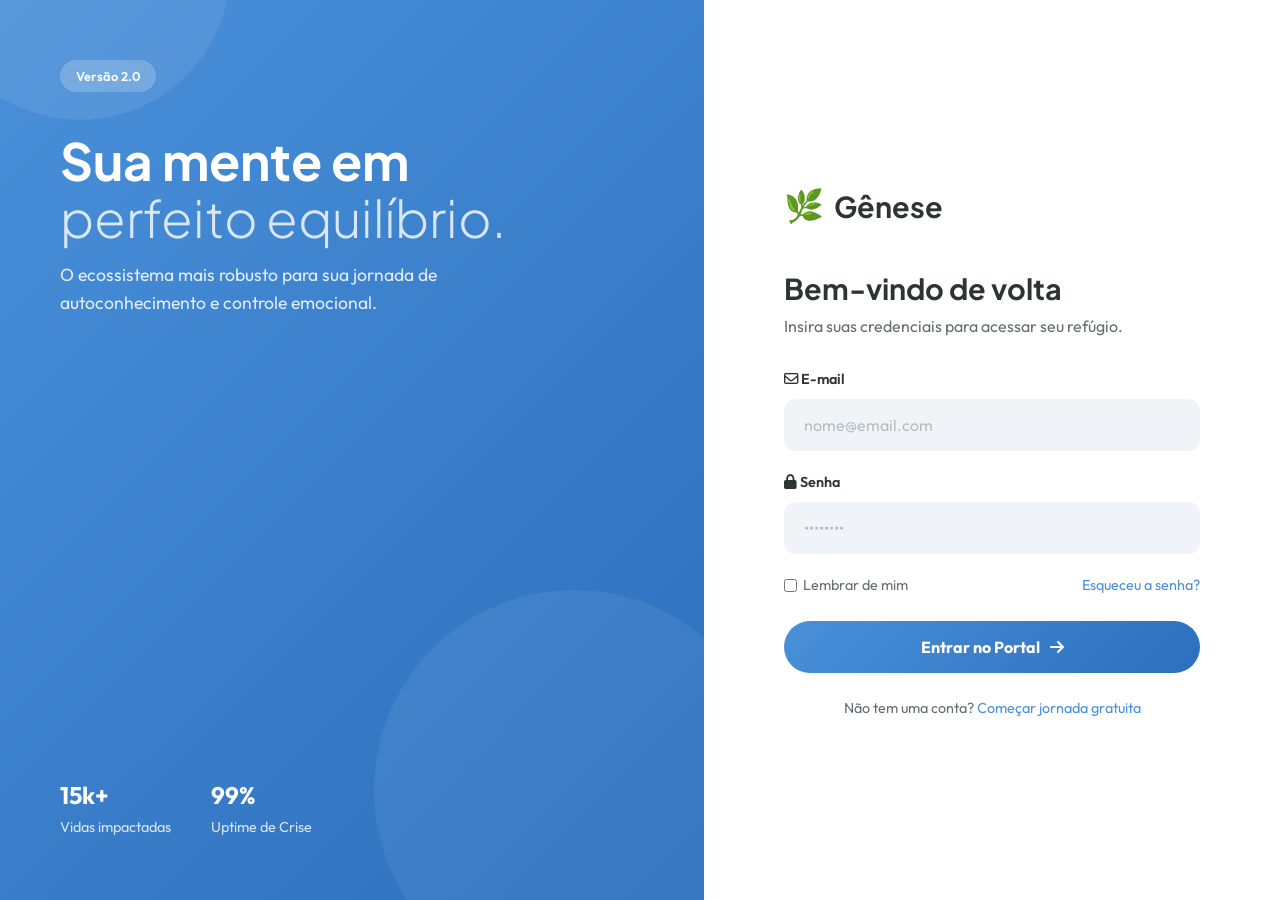
<file: index.html>
<!DOCTYPE html>
<html lang="pt-BR" itemscope itemtype="https://schema.org/WebApplication">
<head>
    <meta charset="UTF-8">
    <meta name="viewport" content="width=device-width, initial-scale=1.0">
    <meta name="description" content="Gênese do Equilíbrio — Ecossistema completo de saúde mental. Diário terapêutico, rastreio de gatilhos, meditação, TCC e apoio emocional com total conformidade LGPD.">
    <meta name="theme-color" content="#51b194">
    <meta itemprop="name" content="Gênese do Equilíbrio">
    <meta itemprop="applicationCategory" content="HealthApplication">
    <title>Gênese do Equilíbrio | Ecossistema de Saúde Mental</title>

    <!-- Fonts & Icons -->
    <link href="https://fonts.googleapis.com/css2?family=Plus+Jakarta+Sans:wght@300;400;500;600;700;800&family=Outfit:wght@300;400;600;700&display=swap" rel="stylesheet">
    <link rel="stylesheet" href="https://cdnjs.cloudflare.com/ajax/libs/font-awesome/6.5.0/css/all.min.css">
    <link rel="stylesheet" href="style.css">
</head>
<body class="theme-azul">

    <!-- ====== SKIP LINK (WCAG 2.1 AA) ====== -->
    <a href="#main-content" class="skip-link" aria-label="Pular para o conteúdo principal">Pular para o conteúdo</a>

    <!-- ====== TOAST NOTIFICATIONS ====== -->
    <div id="toast-container" role="alert" aria-live="polite" aria-atomic="true"></div>

    <!-- ============================================================
         I. PORTAL DE AUTENTICAÇÃO (LOGIN / CADASTRO / RECUPERAÇÃO)
         ============================================================ -->
    <section id="auth-portal" class="auth-overlay" role="region" aria-label="Portal de Autenticação">
        <div class="auth-container">

            <!-- Lado Visual -->
            <div class="auth-visual" aria-hidden="true">
                <div class="visual-content">
                    <span class="badge-new">Versão 2.0</span>
                    <h2>Sua mente em <br><span>perfeito equilíbrio.</span></h2>
                    <p>O ecossistema mais robusto para sua jornada de autoconhecimento e controle emocional.</p>
                </div>
                <div class="visual-footer">
                    <div class="stat-item"><strong>15k+</strong><span>Vidas impactadas</span></div>
                    <div class="stat-item"><strong>99%</strong><span>Uptime de Crise</span></div>
                </div>
            </div>

            <!-- Formulários de Autenticação -->
            <div class="auth-forms">
                <div class="brand-header">
                    <div class="logo-icon" aria-hidden="true">🌿</div>
                    <h1>Gênese</h1>
                </div>

                <!-- LOGIN -->
                <div id="view-login" class="auth-form-content">
                    <h3>Bem-vindo de volta</h3>
                    <p class="subtitle">Insira suas credenciais para acessar seu refúgio.</p>
                    <form id="form-login" novalidate>
                        <div class="input-field">
                            <label for="login-email"><i class="fa-regular fa-envelope" aria-hidden="true"></i> E-mail</label>
                            <input type="email" id="login-email" placeholder="nome@email.com" required autocomplete="email" aria-required="true">
                        </div>
                        <div class="input-field">
                            <label for="login-password"><i class="fa-solid fa-lock" aria-hidden="true"></i> Senha</label>
                            <input type="password" id="login-password" placeholder="••••••••" required autocomplete="current-password" aria-required="true">
                        </div>
                        <div class="form-options">
                            <label class="remember-me"><input type="checkbox" id="remember-me"> Lembrar de mim</label>
                            <a href="#" id="link-recovery" aria-label="Recuperar senha esquecida">Esqueceu a senha?</a>
                        </div>
                        <button type="submit" class="btn-main" title="Entrar na sua conta">Entrar no Portal <i class="fa-solid fa-arrow-right" aria-hidden="true"></i></button>
                    </form>
                    <p class="switch-text">Não tem uma conta? <a href="#" id="link-signup">Começar jornada gratuita</a></p>
                </div>

                <!-- CADASTRO -->
                <div id="view-signup" class="auth-form-content hidden">
                    <h3>Crie sua conta</h3>
                    <p class="subtitle">Sua privacidade é nossa prioridade (LGPD Compliant).</p>
                    <form id="form-signup" novalidate>
                        <div class="input-row">
                            <div class="input-field">
                                <label for="signup-name">Nome</label>
                                <input type="text" id="signup-name" placeholder="Como te chamamos?" required aria-required="true">
                            </div>
                            <div class="input-field">
                                <label for="signup-cpf">CPF</label>
                                <input type="text" id="signup-cpf" placeholder="000.000.000-00" inputmode="numeric" aria-describedby="cpf-help">
                                <small id="cpf-help" class="sr-only">Formato: 000.000.000-00</small>
                            </div>
                        </div>
                        <div class="input-field">
                            <label for="signup-email">E-mail</label>
                            <input type="email" id="signup-email" placeholder="seu@melhoremail.com" required autocomplete="email" aria-required="true">
                        </div>
                        <div class="input-field">
                            <label for="signup-password">Defina uma Senha Forte</label>
                            <input type="password" id="signup-password" placeholder="Mínimo 8 caracteres" required minlength="8" autocomplete="new-password" aria-required="true" aria-describedby="password-strength">
                            <div id="password-strength" class="password-meter" aria-live="polite">
                                <div class="meter-bar"><div class="meter-fill" id="meter-fill"></div></div>
                                <small id="meter-text">Força da senha</small>
                            </div>
                        </div>
                        <fieldset class="onboarding-step">
                            <legend>Qual seu foco principal hoje?</legend>
                            <div class="focus-chips" role="group" aria-label="Selecione seus focos">
                                <button type="button" class="chip" aria-pressed="false">Ansiedade</button>
                                <button type="button" class="chip" aria-pressed="false">Foco/TDAH</button>
                                <button type="button" class="chip" aria-pressed="false">Depressão</button>
                                <button type="button" class="chip" aria-pressed="true">Autoestima</button>
                            </div>
                        </fieldset>
                        <button type="submit" class="btn-main" title="Concluir cadastro">Concluir e Avaliar <i class="fa-solid fa-check" aria-hidden="true"></i></button>
                    </form>
                    <p class="switch-text">Já é membro? <a href="#" id="link-login-back">Fazer login</a></p>
                </div>

                <!-- RECUPERAÇÃO DE SENHA -->
                <div id="view-recovery" class="auth-form-content hidden">
                    <button class="btn-back" id="btn-back-login" title="Voltar para login"><i class="fa-solid fa-chevron-left" aria-hidden="true"></i> Voltar</button>
                    <h3>Recuperar Acesso</h3>
                    <p class="subtitle">Enviaremos um código de verificação para o seu e-mail cadastrado.</p>
                    <form id="form-recovery" novalidate>
                        <div class="input-field">
                            <label for="recovery-email">E-mail de Cadastro</label>
                            <input type="email" id="recovery-email" placeholder="insira seu e-mail" required autocomplete="email" aria-required="true">
                        </div>
                        <button type="submit" class="btn-main" title="Enviar código de recuperação">Enviar Código de Resgate</button>
                    </form>
                </div>
            </div>
        </div>
    </section>

    <!-- ============================================================
         II. DASHBOARD PRINCIPAL (SPA)
         ============================================================ -->
    <main id="app-dashboard" class="hidden" role="main">

        <!-- ====== SIDEBAR ====== -->
        <aside class="sidebar" role="navigation" aria-label="Navegação principal">
            <!-- Avatar Evolutivo (Feature #19) -->
            <div class="avatar-container" id="avatar-evolutivo">
                <svg id="avatar-svg" viewBox="0 0 120 120" width="80" height="80" role="img" aria-label="Seu avatar evolutivo">
                    <defs>
                        <radialGradient id="avatar-glow">
                            <stop offset="0%" stop-color="var(--primary)" stop-opacity="0.3"/>
                            <stop offset="100%" stop-color="var(--primary)" stop-opacity="0"/>
                        </radialGradient>
                    </defs>
                    <circle cx="60" cy="60" r="55" fill="url(#avatar-glow)" class="avatar-aura"/>
                    <circle cx="60" cy="60" r="35" fill="var(--primary)" class="avatar-body"/>
                    <circle cx="48" cy="52" r="4" fill="#fff" class="avatar-eye"/>
                    <circle cx="72" cy="52" r="4" fill="#fff" class="avatar-eye"/>
                    <path d="M 45 70 Q 60 82 75 70" stroke="#fff" stroke-width="3" fill="none" class="avatar-smile"/>
                    <!-- Acessórios aparecem conforme nível -->
                    <g id="avatar-accessories"></g>
                </svg>
                <span class="avatar-level" id="avatar-level-label">Nível 1</span>
            </div>

            <nav aria-label="Menu do dashboard">
                <div class="nav-group">
                    <small>Principal</small>
                    <a href="#page-dashboard" class="nav-link active" data-page="dashboard" aria-current="page"><i class="fa-solid fa-house" aria-hidden="true"></i> Dashboard</a>
                    <a href="#page-diario" class="nav-link" data-page="diario"><i class="fa-solid fa-book-open" aria-hidden="true"></i> Diário Terapêutico</a>
                    <a href="#page-educacional" class="nav-link" data-page="educacional"><i class="fa-solid fa-brain" aria-hidden="true"></i> Psicoeducação</a>
                    <a href="#page-evolucao" class="nav-link" data-page="evolucao"><i class="fa-solid fa-chart-line" aria-hidden="true"></i> Evolução</a>
                </div>
                <div class="nav-group">
                    <small>Ferramentas</small>
                    <a href="#page-chatbot" class="nav-link" data-page="chatbot"><i class="fa-solid fa-robot" aria-hidden="true"></i> Lumi (Chat)</a>
                    <a href="#page-foco" class="nav-link" data-page="foco"><i class="fa-solid fa-bullseye" aria-hidden="true"></i> Foco Profundo</a>
                    <a href="#page-meditacao" class="nav-link" data-page="meditacao"><i class="fa-solid fa-om" aria-hidden="true"></i> Meditação</a>
                    <a href="#page-metas" class="nav-link" data-page="metas"><i class="fa-solid fa-check-double" aria-hidden="true"></i> Micro-Passos</a>
                </div>
                <div class="nav-group">
                    <small>Bem-estar</small>
                    <a href="#page-sono" class="nav-link" data-page="sono"><i class="fa-solid fa-moon" aria-hidden="true"></i> Higiene do Sono</a>
                    <a href="#page-gad7" class="nav-link" data-page="gad7"><i class="fa-solid fa-clipboard-check" aria-hidden="true"></i> Teste GAD-7</a>
                    <a href="#page-glossario" class="nav-link" data-page="glossario"><i class="fa-solid fa-spell-check" aria-hidden="true"></i> Glossário</a>
                    <a href="#page-comunidade" class="nav-link" data-page="comunidade"><i class="fa-solid fa-users" aria-hidden="true"></i> Comunidade</a>
                </div>
            </nav>

            <div class="sidebar-footer">
                <div class="user-card-mini">
                    <div class="u-info">
                        <strong id="sidebar-username">Usuário</strong>
                        <span id="sidebar-level">Nível 1 • Iniciante</span>
                    </div>
                </div>
                <button id="btn-zen-mode" class="btn-icon-text" title="Ativar Modo Zen" aria-label="Ativar modo zen minimalista">
                    <i class="fa-solid fa-leaf" aria-hidden="true"></i> Zen
                </button>
            </div>
        </aside>

        <!-- ====== CONTEÚDO PRINCIPAL ====== -->
        <section class="main-content" id="main-content" aria-label="Conteúdo principal">

            <!-- Top Bar com Streak -->
            <header class="top-bar" role="banner">
                <button class="btn-menu-mobile" id="btn-menu-mobile" title="Abrir menu" aria-label="Abrir menu lateral">
                    <i class="fa-solid fa-bars" aria-hidden="true"></i>
                </button>
                <!-- Feature #0: Streak Counter -->
                <div id="streak-counter" class="streak-counter" role="status" aria-label="Contador de ofensiva">
                    <i class="fa-solid fa-fire" aria-hidden="true"></i>
                    <span id="streak-days">0</span>
                    <span class="streak-label">Dias de Ofensiva</span>
                    <progress id="streak-progress" max="30" value="0" aria-label="Progresso da ofensiva mensal"></progress>
                </div>
                <div class="actions">
                    <button class="btn-icon" id="btn-notifications" title="Notificações" aria-label="Ver notificações">
                        <i class="fa-regular fa-bell" aria-hidden="true"></i>
                    </button>
                    <!-- Feature #25: Temas Cromoterapêuticos -->
                    <div class="theme-selector-wrap">
                        <label for="theme-select" class="sr-only">Selecionar tema cromoterapêutico</label>
                        <select id="theme-select" title="Tema visual" aria-label="Selecionar tema cromoterapêutico">
                            <option value="azul">🔵 Azul (Calma)</option>
                            <option value="verde">🟢 Verde (Equilíbrio)</option>
                            <option value="sepia">🟤 Sépia (Acolhimento)</option>
                            <option value="noturno">🌙 Noturno</option>
                        </select>
                    </div>
                    <button class="btn-security" id="lock-app" title="Bloquear aplicativo" aria-label="Bloquear aplicativo com PIN">
                        <i class="fa-solid fa-fingerprint" aria-hidden="true"></i> Bloquear
                    </button>
                </div>
            </header>

            <!-- ===================================================
                 PÁGINA: DASHBOARD
                 =================================================== -->
            <div id="page-dashboard" class="page-content active">

                <!-- Check-in Rápido (Feature #16) -->
                <section id="checkin-rapido" aria-label="Check-in rápido de humor">
                    <h2>Como você está agora?</h2>
                    <div class="likert-faces" role="radiogroup" aria-label="Escala de humor">
                        <label class="face-option">
                            <input type="radio" name="checkin-mood" value="1" aria-label="Muito mal">
                            <span class="face" title="Muito mal">😣</span>
                        </label>
                        <label class="face-option">
                            <input type="radio" name="checkin-mood" value="2" aria-label="Mal">
                            <span class="face" title="Mal">😔</span>
                        </label>
                        <label class="face-option">
                            <input type="radio" name="checkin-mood" value="3" aria-label="Neutro">
                            <span class="face" title="Neutro">😐</span>
                        </label>
                        <label class="face-option">
                            <input type="radio" name="checkin-mood" value="4" aria-label="Bem">
                            <span class="face" title="Bem">😊</span>
                        </label>
                        <label class="face-option">
                            <input type="radio" name="checkin-mood" value="5" aria-label="Ótimo">
                            <span class="face" title="Ótimo">🤩</span>
                        </label>
                    </div>
                </section>

                <div class="dashboard-grid">
                    <div class="col-left">
                        <!-- Diário Terapêutico (A Psicologia do Diário) -->
                        <div class="card journal-trigger">
                            <h2><i class="fa-solid fa-feather" aria-hidden="true"></i> Diário Terapêutico</h2>
                            <form id="form-diario" data-analysis="active" novalidate>
                                <div class="mood-selector" role="group" aria-label="Selecione seu humor atual">
                                    <button type="button" class="btn-mood" data-mood="Radiante" aria-pressed="false" title="Radiante">🤩</button>
                                    <button type="button" class="btn-mood" data-mood="Bem" aria-pressed="false" title="Bem">😊</button>
                                    <button type="button" class="btn-mood active" data-mood="Neutro" aria-pressed="true" title="Neutro">😐</button>
                                    <button type="button" class="btn-mood" data-mood="Triste" aria-pressed="false" title="Triste">😔</button>
                                    <button type="button" class="btn-mood" data-mood="Ansioso" aria-pressed="false" title="Ansioso">😰</button>
                                </div>
                                <textarea id="texto-diario" aria-label="Relate como você se sente hoje. Seja honesto consigo — este é seu espaço seguro." placeholder="Relate seu dia para análise terapêutica..." rows="5" required></textarea>
                                <div class="card-footer">
                                    <span class="privacy-note"><i class="fa-solid fa-shield-halved" aria-hidden="true"></i> AES-256 Ativo</span>
                                    <button type="submit" class="btn-submit" title="Registrar entrada no diário">Registrar Agora</button>
                                </div>
                            </form>
                            <div id="ia-feedback" class="ia-feedback hidden" role="alert" aria-live="polite">
                                <h4><i class="fa-solid fa-brain" aria-hidden="true"></i> Análise Terapêutica</h4>
                                <p id="texto-analise"></p>
                                <p id="texto-livro" class="book-suggestion"></p>
                            </div>
                        </div>

                        <!-- Stats Row -->
                        <div class="stats-row">
                            <div class="mini-card">
                                <i class="fa-solid fa-moon" aria-hidden="true"></i>
                                <p>Qualidade Sono</p>
                                <strong id="stat-sono">--</strong>
                            </div>
                            <div class="mini-card">
                                <i class="fa-solid fa-fire-flame-curved" aria-hidden="true"></i>
                                <p>Ofensiva</p>
                                <strong id="stat-streak">0 dias</strong>
                            </div>
                            <div class="mini-card">
                                <i class="fa-solid fa-star" aria-hidden="true"></i>
                                <p>XP Total</p>
                                <strong id="stat-xp">0</strong>
                            </div>
                        </div>

                        <!-- Feature #21: Cartões de Afirmação Diária -->
                        <section id="afirmacao-diaria" class="card" aria-label="Afirmação diária">
                            <h3><i class="fa-solid fa-sun" aria-hidden="true"></i> Afirmação do Dia</h3>
                            <div class="card-flip" role="button" tabindex="0" aria-label="Clique para revelar a afirmação" title="Clique para revelar">
                                <div class="card-flip-inner">
                                    <div class="card-front">
                                        <p>✨ Toque para revelar</p>
                                    </div>
                                    <div class="card-back">
                                        <p id="afirmacao-texto"></p>
                                    </div>
                                </div>
                            </div>
                        </section>
                    </div>

                    <div class="col-right">
                        <!-- Gamificação -->
                        <div class="card gamification-card">
                            <h3>Suas Medalhas</h3>
                            <div class="badge-grid" id="badges-container" role="list" aria-label="Medalhas conquistadas">
                                <div class="badge-icon locked" role="listitem" title="Primeira Semana — bloqueada">🏆</div>
                                <div class="badge-icon" role="listitem" title="Estrela Inicial">🌟</div>
                                <div class="badge-icon" role="listitem" title="Meditador">🧘</div>
                                <div class="badge-icon locked" role="listitem" title="Fogo Sagrado — bloqueada">🔥</div>
                            </div>
                            <div class="xp-bar-container">
                                <div class="xp-info">
                                    <span id="nivel-usuario">Nível 1</span>
                                    <span id="xp-valor">0 XP</span>
                                </div>
                                <div class="xp-bar" role="progressbar" aria-valuenow="0" aria-valuemin="0" aria-valuemax="100" aria-label="Barra de experiência">
                                    <div class="xp-fill" id="progresso-xp"></div>
                                </div>
                            </div>
                        </div>

                        <!-- Feature #23: Desafios de Conexão Social -->
                        <section id="desafio-social" class="card" aria-label="Desafio de conexão social">
                            <h3><i class="fa-solid fa-handshake" aria-hidden="true"></i> Desafio Social</h3>
                            <p id="desafio-texto" class="desafio-missao"></p>
                            <button class="btn-submit btn-sm" id="btn-novo-desafio" title="Gerar novo desafio">Outro desafio</button>
                        </section>

                        <!-- Feature #24: Backup em Nuvem Simulado -->
                        <section id="backup-nuvem" class="card" aria-label="Status do backup">
                            <h3><i class="fa-solid fa-cloud" aria-hidden="true"></i> Backup Local</h3>
                            <div class="cloud-sync">
                                <div class="cloud-icon" id="cloud-icon" aria-hidden="true">
                                    <i class="fa-solid fa-cloud-arrow-up"></i>
                                </div>
                                <p id="backup-status">Dados sincronizados</p>
                                <small id="backup-time"></small>
                            </div>
                        </section>

                        <!-- Feature #22: Monitor de Tempo de Tela -->
                        <section id="monitor-tela" class="card" aria-label="Monitor de tempo de tela">
                            <h3><i class="fa-solid fa-hourglass-half" aria-hidden="true"></i> Tempo de Tela</h3>
                            <p class="screen-time-display"><strong id="screen-time-value">00:00</strong></p>
                            <small>Lembrete de descanso visual a cada 40 min</small>
                        </section>
                    </div>
                </div>

                <!-- Feature #6: Heatmap Anual -->
                <section id="heatmap-anual" class="card card-full-width" aria-label="Visualizador de progresso anual">
                    <h3><i class="fa-solid fa-calendar-days" aria-hidden="true"></i> Progresso Anual</h3>
                    <div id="year-grid" class="year-grid" role="img" aria-label="Mapa de calor representando humor diário ao longo do ano"></div>
                    <div class="heatmap-legend">
                        <span><span class="legend-box" style="background:#e0e0e0"></span> Sem registro</span>
                        <span><span class="legend-box" style="background:#ff7675"></span> Difícil</span>
                        <span><span class="legend-box" style="background:#ffeaa7"></span> Neutro</span>
                        <span><span class="legend-box" style="background:#55efc4"></span> Bom</span>
                        <span><span class="legend-box" style="background:#00b894"></span> Ótimo</span>
                    </div>
                </section>
            </div>

            <!-- ===================================================
                 PÁGINA: DIÁRIO (Gratidão + Sonhos)
                 =================================================== -->
            <div id="page-diario" class="page-content">
                <h2 class="page-title">Diário Completo</h2>

                <!-- Feature #5: Diário de Gratidão Noturno -->
                <section id="gratidao-noturno" class="card" aria-label="Diário de gratidão noturno">
                    <h3><i class="fa-solid fa-heart" aria-hidden="true"></i> Gratidão Noturna</h3>
                    <p class="section-desc">Preencha os três campos para desbloquear o encerramento do dia.</p>
                    <form id="form-gratidao" novalidate>
                        <div class="input-field">
                            <label for="gratidao-1">1. Algo que me fez sorrir hoje</label>
                            <input type="text" id="gratidao-1" required aria-required="true" placeholder="Ex: Um abraço inesperado...">
                        </div>
                        <div class="input-field">
                            <label for="gratidao-2">2. Uma pessoa que fez diferença</label>
                            <input type="text" id="gratidao-2" required aria-required="true" placeholder="Ex: Minha avó ligou...">
                        </div>
                        <div class="input-field">
                            <label for="gratidao-3">3. Uma pequena vitória do dia</label>
                            <input type="text" id="gratidao-3" required aria-required="true" placeholder="Ex: Terminei minha tarefa...">
                        </div>
                        <button type="submit" class="btn-main" id="btn-finalizar-dia" disabled title="Preencha todos os campos para habilitar">
                            <i class="fa-solid fa-moon" aria-hidden="true"></i> Finalizar Dia
                        </button>
                    </form>
                </section>

                <!-- Feature #15: Diário de Sonhos -->
                <section id="diario-sonhos" class="card" aria-label="Diário de sonhos">
                    <h3><i class="fa-solid fa-cloud-moon" aria-hidden="true"></i> Diário de Sonhos</h3>
                    <form id="form-sonhos" novalidate>
                        <div class="dream-tags" role="group" aria-label="Tipo do sonho">
                            <button type="button" class="chip dream-tag" data-tag="Pesadelo" aria-pressed="false">😱 Pesadelo</button>
                            <button type="button" class="chip dream-tag" data-tag="Lúcido" aria-pressed="false">✨ Lúcido</button>
                            <button type="button" class="chip dream-tag" data-tag="Recorrente" aria-pressed="false">🔁 Recorrente</button>
                            <button type="button" class="chip dream-tag" data-tag="Agradável" aria-pressed="false">😊 Agradável</button>
                        </div>
                        <textarea id="texto-sonho" placeholder="Descreva seu sonho com detalhes..." rows="4" aria-label="Descrição do sonho"></textarea>
                        <button type="submit" class="btn-submit" title="Salvar registro do sonho">Salvar Sonho</button>
                    </form>
                    <div id="sonhos-historico" class="historico-list" aria-label="Histórico de sonhos"></div>
                </section>

                <!-- Histórico do Diário -->
                <section id="historico-diario" class="card" aria-label="Histórico de registros do diário">
                    <h3><i class="fa-solid fa-clock-rotate-left" aria-hidden="true"></i> Histórico</h3>
                    <table class="table-historico" aria-label="Tabela de histórico de registros">
                        <thead>
                            <tr>
                                <th scope="col">Data</th>
                                <th scope="col">Humor</th>
                                <th scope="col">Relato</th>
                                <th scope="col">Ação</th>
                            </tr>
                        </thead>
                        <tbody id="tabela-historico"></tbody>
                    </table>
                </section>
            </div>

            <!-- ===================================================
                 PÁGINA: EDUCACIONAL (Schema.org MedicalCondition)
                 =================================================== -->
            <div id="page-educacional" class="page-content">
                <h2 class="page-title">Psicoeducação</h2>
                <p class="section-desc">Compreender é o primeiro passo para a cura. Explore a neurobiologia das condições abaixo.</p>

                <section id="educacional" aria-label="Artigos educacionais sobre saúde mental">

                    <!-- Artigo: Depressão -->
                    <article class="edu-article" itemscope itemtype="https://schema.org/MedicalCondition">
                        <header>
                            <h3 itemprop="name"><i class="fa-solid fa-cloud-rain" aria-hidden="true"></i> Depressão</h3>
                            <span class="edu-badge" itemprop="medicalSpecialty">Neuropsiquiatria</span>
                        </header>
                        <div class="edu-body">
                            <p itemprop="description">A depressão é um transtorno multifatorial que afeta profundamente o equilíbrio neuroquímico cerebral. O foco principal está na <strong>serotonina</strong> (5-HT), o neurotransmissor da regulação emocional, sono e apetite. Na depressão, há uma redução significativa nos níveis sinápticos de serotonina, causada por menor produção no núcleo da rafe, recaptação acelerada ou dessensibilização dos receptores 5-HT1A e 5-HT2A.</p>
                            <aside class="edu-aside" aria-label="Informação adicional sobre depressão">
                                <strong>Sabia que?</strong> A neuroplasticidade cerebral permite que, com tratamento adequado (psicoterapia + exercício físico), o hipocampo pode recuperar volume perdido durante episódios depressivos. A serotonina também influencia a produção de BDNF (Fator Neurotrófico Derivado do Cérebro), essencial para a neurogênese.
                            </aside>
                            <meta itemprop="code" content="F32">
                            <meta itemprop="associatedAnatomy" content="Sistema Serotoninérgico">
                        </div>
                    </article>

                    <!-- Artigo: Ansiedade -->
                    <article class="edu-article" itemscope itemtype="https://schema.org/MedicalCondition">
                        <header>
                            <h3 itemprop="name"><i class="fa-solid fa-bolt" aria-hidden="true"></i> Transtorno de Ansiedade Generalizada</h3>
                            <span class="edu-badge" itemprop="medicalSpecialty">Neuroendocrinologia</span>
                        </header>
                        <div class="edu-body">
                            <p itemprop="description">A ansiedade crônica tem como mecanismo central a hiperativação do <strong>eixo HPA</strong> (Hipotálamo-Hipófise-Adrenal). Quando o cérebro percebe uma ameaça (real ou imaginária), o hipotálamo libera CRH (Hormônio Liberador de Corticotrofina), que estimula a hipófise a secretar ACTH, que por sua vez ativa o córtex adrenal a produzir cortisol. Na ansiedade, esse sistema perde o mecanismo de feedback negativo, mantendo o corpo em estado permanente de alerta.</p>
                            <aside class="edu-aside" aria-label="Informação adicional sobre ansiedade">
                                <strong>Neurobiologia:</strong> A amígdala cerebral dos pacientes ansiosos apresenta hiperreatividade — ela sinaliza "perigo" mesmo em situações neutras. Técnicas de TCC e mindfulness demonstram, via neuroimagem, a capacidade de reduzir essa reatividade amigdalina ao longo do tempo, restaurando o controle prefrontal sobre as respostas emocionais.
                            </aside>
                            <meta itemprop="code" content="F41.1">
                            <meta itemprop="associatedAnatomy" content="Eixo HPA">
                        </div>
                    </article>

                    <!-- Artigo: Burnout -->
                    <article class="edu-article" itemscope itemtype="https://schema.org/MedicalCondition">
                        <header>
                            <h3 itemprop="name"><i class="fa-solid fa-fire" aria-hidden="true"></i> Síndrome de Burnout</h3>
                            <span class="edu-badge" itemprop="medicalSpecialty">Psicologia Ocupacional</span>
                        </header>
                        <div class="edu-body">
                            <p itemprop="description">O Burnout é uma síndrome resultante do estresse crônico no trabalho. Seu mecanismo principal envolve a desregulação do <strong>cortisol</strong>. Inicialmente, o estresse crônico eleva o cortisol (hipercortisolismo), causando inflamação sistêmica, insônia e irritabilidade. Com o esgotamento das glândulas adrenais, ocorre o hipocortisolismo — fadiga extrema, apatia e sensação de "vazio".</p>
                            <aside class="edu-aside" aria-label="Informação adicional sobre burnout">
                                <strong>Três dimensões do Burnout (Maslach):</strong> 1) Exaustão emocional — sentir-se emocionalmente esgotado; 2) Despersonalização — cinismo e distanciamento; 3) Redução da realização pessoal — sentir-se incompetente. A recuperação exige restauração do ritmo circadiano, limites saudáveis e reconexão com atividades prazerosas.
                            </aside>
                            <meta itemprop="code" content="QD85">
                            <meta itemprop="associatedAnatomy" content="Glândulas Adrenais">
                        </div>
                    </article>

                    <!-- Artigo: Transtornos Alimentares -->
                    <article class="edu-article" itemscope itemtype="https://schema.org/MedicalCondition">
                        <header>
                            <h3 itemprop="name"><i class="fa-solid fa-utensils" aria-hidden="true"></i> Transtornos Alimentares</h3>
                            <span class="edu-badge" itemprop="medicalSpecialty">Neuropsicologia</span>
                        </header>
                        <div class="edu-body">
                            <p itemprop="description">Os transtornos alimentares (Anorexia Nervosa, Bulimia, Compulsão Alimentar) envolvem uma interação complexa entre sistemas de recompensa dopaminérgicos, regulação serotoninérgica da saciedade e distorção da imagem corporal mediada pelo córtex insular. Na anorexia, há hiperatividade do circuito de controle (córtex pré-frontal dorsolateral), enquanto na compulsão há falha no freio inibitório, com hipossensibilidade dos receptores D2 de dopamina.</p>
                            <aside class="edu-aside" aria-label="Informação adicional sobre transtornos alimentares">
                                <strong>Conexão emocional:</strong> A alimentação emocional está diretamente ligada à regulação do estresse. O cortisol elevado aumenta o apetite por alimentos ricos em açúcar e gordura (comfort food), criando um ciclo de recompensa-culpa. A terapia nutricional comportamental, aliada à TCC, demonstra eficácia na reestruturação dessa relação.
                            </aside>
                            <meta itemprop="code" content="F50">
                            <meta itemprop="associatedAnatomy" content="Sistema de Recompensa Dopaminérgico">
                        </div>
                    </article>
                </section>
            </div>

            <!-- ===================================================
                 PÁGINA: EVOLUÇÃO (Gatilhos + Economia de Vícios)
                 =================================================== -->
            <div id="page-evolucao" class="page-content">
                <h2 class="page-title">Painel de Evolução</h2>

                <!-- Feature #3: Mapeamento de Gatilhos -->
                <section id="trigger-map-section" class="card" aria-label="Mapeamento de gatilhos emocionais">
                    <h3><i class="fa-solid fa-map-pin" aria-hidden="true"></i> Mapeamento de Gatilhos</h3>
                    <p class="section-desc">Cruze dados de alimentação, sono e ansiedade para identificar padrões.</p>
                    <form id="form-gatilhos" novalidate>
                        <div class="input-row">
                            <div class="input-field">
                                <label for="trigger-sono">Horas de sono</label>
                                <input type="number" id="trigger-sono" min="0" max="24" step="0.5" placeholder="Ex: 7.5">
                            </div>
                            <div class="input-field">
                                <label for="trigger-alimentacao">Qualidade alimentar (1-10)</label>
                                <input type="number" id="trigger-alimentacao" min="1" max="10" placeholder="Ex: 7">
                            </div>
                            <div class="input-field">
                                <label for="trigger-ansiedade">Nível de ansiedade (1-10)</label>
                                <input type="number" id="trigger-ansiedade" min="1" max="10" placeholder="Ex: 5">
                            </div>
                        </div>
                        <button type="submit" class="btn-submit" title="Registrar dados de gatilhos">Registrar Dados</button>
                    </form>
                    <table id="trigger-map" class="table-historico" aria-label="Tabela de gatilhos">
                        <thead>
                            <tr>
                                <th scope="col">Data</th>
                                <th scope="col">Sono (h)</th>
                                <th scope="col">Alimentação</th>
                                <th scope="col">Ansiedade</th>
                                <th scope="col">Correlação</th>
                            </tr>
                        </thead>
                        <tbody id="trigger-body"></tbody>
                    </table>
                </section>

                <!-- Feature #11: Calculadora de Economia de Vícios -->
                <section id="economia-vicios" class="card" aria-label="Calculadora de economia de vícios">
                    <h3><i class="fa-solid fa-piggy-bank" aria-hidden="true"></i> Calculadora de Economia</h3>
                    <p class="section-desc">Veja quanto você economiza ao não consumir.</p>
                    <form id="form-economia" novalidate>
                        <div class="input-row">
                            <div class="input-field">
                                <label for="eco-item">Item evitado</label>
                                <input type="text" id="eco-item" placeholder="Ex: Cigarro" required>
                            </div>
                            <div class="input-field">
                                <label for="eco-custo">Custo por unidade (R$)</label>
                                <input type="number" id="eco-custo" min="0" step="0.01" placeholder="Ex: 15.00" required>
                            </div>
                            <div class="input-field">
                                <label for="eco-freq">Frequência/dia</label>
                                <input type="number" id="eco-freq" min="0" step="1" placeholder="Ex: 5" required>
                            </div>
                            <div class="input-field">
                                <label for="eco-dias">Dias sem consumo</label>
                                <input type="number" id="eco-dias" min="0" placeholder="Ex: 30" required>
                            </div>
                        </div>
                        <button type="submit" class="btn-submit" title="Calcular economia">Calcular</button>
                    </form>
                    <div id="eco-resultado" class="eco-resultado hidden" role="status" aria-live="polite">
                        <div class="eco-total">
                            <span>Você economizou</span>
                            <strong id="eco-valor">R$ 0,00</strong>
                        </div>
                        <div id="eco-chart" class="eco-chart" role="img" aria-label="Gráfico de economia acumulada"></div>
                    </div>
                </section>

                <!-- Feature #20: Exportação LGPD -->
                <section id="exportacao-lgpd" class="card" aria-label="Exportação de dados LGPD">
                    <h3><i class="fa-solid fa-download" aria-hidden="true"></i> Exportação de Dados (LGPD)</h3>
                    <p class="section-desc">Seus dados pertencem a você. Exporte tudo em formato JSON para conformidade legal.</p>
                    <button class="btn-main" id="btn-exportar-lgpd" title="Exportar todos os dados em JSON">
                        <i class="fa-solid fa-file-export" aria-hidden="true"></i> Exportar Meus Dados
                    </button>
                </section>

                <!-- Mural de Resiliência (Streak records) -->
                <section id="mural-resiliencia" class="card" aria-label="Mural de resiliência">
                    <h3><i class="fa-solid fa-trophy" aria-hidden="true"></i> Mural de Resiliência</h3>
                    <p class="section-desc">Seus recordes de ofensiva anteriores. Cada recomeço é uma vitória.</p>
                    <div id="mural-records" class="mural-grid" role="list" aria-label="Recordes de ofensiva"></div>
                </section>
            </div>

            <!-- ===================================================
                 PÁGINA: CHATBOT LUMI (Feature #4)
                 =================================================== -->
            <div id="page-chatbot" class="page-content">
                <h2 class="page-title">Lumi — Acolhimento</h2>
                <section id="chatbot-lumi" class="card chat-container" aria-label="Chat de acolhimento com Lumi">
                    <div class="chat-header">
                        <div class="chat-avatar" aria-hidden="true">🤖</div>
                        <div>
                            <strong>Lumi</strong>
                            <small>Assistente de Validação Empática (TCC)</small>
                        </div>
                    </div>
                    <ul id="chat-messages" class="chat-messages" role="log" aria-label="Mensagens do chat" aria-live="polite">
                        <li class="msg-bot">
                            <span class="msg-avatar" aria-hidden="true">🤖</span>
                            <p>Olá! Eu sou a Lumi. Estou aqui para te ouvir sem julgamentos. Como você está se sentindo agora?</p>
                        </li>
                    </ul>
                    <form id="form-chat" class="chat-input-area" novalidate>
                        <label for="chat-input" class="sr-only">Digite sua mensagem para Lumi</label>
                        <input type="text" id="chat-input" placeholder="Digite como se sente..." autocomplete="off" required aria-label="Sua mensagem">
                        <button type="submit" class="btn-submit" title="Enviar mensagem"><i class="fa-solid fa-paper-plane" aria-hidden="true"></i></button>
                    </form>
                </section>
            </div>

            <!-- ===================================================
                 PÁGINA: FOCO PROFUNDO (Feature #2)
                 =================================================== -->
            <div id="page-foco" class="page-content">
                <h2 class="page-title">Modo Foco Profundo</h2>
                <section id="foco-profundo" class="card" aria-label="Timer Pomodoro com sons binaurais">
                    <h3><i class="fa-solid fa-bullseye" aria-hidden="true"></i> Pomodoro Timer</h3>
                    <div class="pomodoro-display">
                        <div class="timer-circle" role="timer" aria-label="Temporizador Pomodoro" aria-live="polite">
                            <span id="pomodoro-time">25:00</span>
                        </div>
                        <div class="pomodoro-controls">
                            <button class="btn-submit" id="btn-pomodoro-start" title="Iniciar timer">Iniciar</button>
                            <button class="btn-submit btn-secondary" id="btn-pomodoro-pause" title="Pausar timer" disabled>Pausar</button>
                            <button class="btn-submit btn-secondary" id="btn-pomodoro-reset" title="Reiniciar timer">Reiniciar</button>
                        </div>
                        <div class="pomodoro-settings">
                            <label for="pomodoro-minutes">Minutos:</label>
                            <input type="number" id="pomodoro-minutes" value="25" min="1" max="90" aria-label="Duração em minutos">
                        </div>
                    </div>
                    <div class="audio-control">
                        <label for="binaural-toggle">
                            <input type="checkbox" id="binaural-toggle"> Sons binaurais (baixa frequência)
                        </label>
                        <audio id="binaural-audio" loop preload="none" aria-label="Áudio de sons binaurais">
                            <!-- Gerado via Web Audio API -->
                        </audio>
                    </div>
                </section>
            </div>

            <!-- ===================================================
                 PÁGINA: MEDITAÇÃO (Feature #14)
                 =================================================== -->
            <div id="page-meditacao" class="page-content">
                <h2 class="page-title">Biblioteca de Meditação</h2>
                <section id="biblioteca-meditacao" class="card" aria-label="Player de meditação guiada">
                    <h3><i class="fa-solid fa-om" aria-hidden="true"></i> Player de Meditação</h3>
                    <div class="meditation-player">
                        <canvas id="audio-visualizer" width="600" height="100" aria-label="Visualizador de ondas sonoras" role="img"></canvas>
                        <div class="meditation-tracks" role="list" aria-label="Trilhas de meditação disponíveis">
                            <button class="meditation-track active" data-freq="174" role="listitem" title="Frequência de cura 174Hz">
                                <i class="fa-solid fa-play" aria-hidden="true"></i> 174Hz — Alívio de Tensão
                            </button>
                            <button class="meditation-track" data-freq="285" role="listitem" title="Frequência de cura 285Hz">
                                <i class="fa-solid fa-play" aria-hidden="true"></i> 285Hz — Restauração Celular
                            </button>
                            <button class="meditation-track" data-freq="396" role="listitem" title="Frequência de cura 396Hz">
                                <i class="fa-solid fa-play" aria-hidden="true"></i> 396Hz — Liberação do Medo
                            </button>
                            <button class="meditation-track" data-freq="528" role="listitem" title="Frequência de cura 528Hz">
                                <i class="fa-solid fa-play" aria-hidden="true"></i> 528Hz — Transformação
                            </button>
                        </div>
                        <div class="player-controls">
                            <label for="meditation-speed">Velocidade:</label>
                            <input type="range" id="meditation-speed" min="0.5" max="2" step="0.1" value="1" aria-label="Controle de velocidade do áudio">
                            <span id="speed-label">1x</span>
                        </div>
                    </div>
                </section>
            </div>

            <!-- ===================================================
                 PÁGINA: MICRO-PASSOS (Feature #13)
                 =================================================== -->
            <div id="page-metas" class="page-content">
                <h2 class="page-title">Micro-Passos</h2>
                <section id="micro-passos" class="card" aria-label="Painel de metas micro-passos">
                    <h3><i class="fa-solid fa-shoe-prints" aria-hidden="true"></i> Tarefas para Dias Difíceis</h3>
                    <p class="section-desc">Quando tudo parece demais, comece pelo menor passo possível.</p>
                    <form id="form-micro-passo" novalidate>
                        <div class="input-row">
                            <div class="input-field" style="flex:1">
                                <label for="novo-passo" class="sr-only">Nova tarefa</label>
                                <input type="text" id="novo-passo" placeholder="Ex: Lavar o rosto, Abrir a janela..." required>
                            </div>
                            <button type="submit" class="btn-submit" title="Adicionar tarefa">Adicionar</button>
                        </div>
                    </form>
                    <ul id="lista-passos" class="micro-list" role="list" aria-label="Lista de micro-passos"></ul>
                    <div class="preset-tasks">
                        <small>Sugestões rápidas:</small>
                        <button class="chip preset-passo" data-task="Beber um copo d'água" title="Adicionar: Beber um copo d'água">💧 Água</button>
                        <button class="chip preset-passo" data-task="Lavar o rosto" title="Adicionar: Lavar o rosto">🧼 Rosto</button>
                        <button class="chip preset-passo" data-task="Abrir a janela" title="Adicionar: Abrir a janela">🪟 Janela</button>
                        <button class="chip preset-passo" data-task="Respirar 5x profundamente" title="Adicionar: Respirar 5x">🌬️ Respirar</button>
                        <button class="chip preset-passo" data-task="Alongar por 2 minutos" title="Adicionar: Alongar 2 min">🤸 Alongar</button>
                    </div>
                </section>
            </div>

            <!-- ===================================================
                 PÁGINA: HIGIENE DO SONO (Feature #7)
                 =================================================== -->
            <div id="page-sono" class="page-content">
                <h2 class="page-title">Higiene do Sono</h2>
                <section id="higiene-sono" class="card" aria-label="Checklist de higiene do sono">
                    <h3><i class="fa-solid fa-bed" aria-hidden="true"></i> Prepare-se para Descansar</h3>
                    <p class="section-desc">Complete o checklist para criar as condições ideais para uma noite reparadora.</p>
                    <fieldset id="sono-checklist" aria-label="Checklist de preparação para o sono">
                        <legend class="sr-only">Itens de higiene do sono</legend>
                        <label class="sono-item">
                            <input type="checkbox" name="sono" value="telas" aria-label="Desligar telas 1h antes"> 
                            <span class="check-visual" aria-hidden="true"></span>
                            <span>📱 Desligou telas 1h antes de dormir</span>
                        </label>
                        <label class="sono-item">
                            <input type="checkbox" name="sono" value="cafeina" aria-label="Evitar cafeína após 14h">
                            <span class="check-visual" aria-hidden="true"></span>
                            <span>☕ Evitou cafeína após as 14h</span>
                        </label>
                        <label class="sono-item">
                            <input type="checkbox" name="sono" value="escuro" aria-label="Quarto escuro e fresco">
                            <span class="check-visual" aria-hidden="true"></span>
                            <span>🌑 Quarto escuro e fresco</span>
                        </label>
                        <label class="sono-item">
                            <input type="checkbox" name="sono" value="rotina" aria-label="Rotina de relaxamento">
                            <span class="check-visual" aria-hidden="true"></span>
                            <span>🧘 Fez rotina de relaxamento</span>
                        </label>
                        <label class="sono-item">
                            <input type="checkbox" name="sono" value="horario" aria-label="Deitou no mesmo horário">
                            <span class="check-visual" aria-hidden="true"></span>
                            <span>🕐 Deitou no mesmo horário</span>
                        </label>
                        <label class="sono-item">
                            <input type="checkbox" name="sono" value="alimentacao" aria-label="Jantou leve">
                            <span class="check-visual" aria-hidden="true"></span>
                            <span>🥗 Jantou leve (sem alimentos pesados)</span>
                        </label>
                    </fieldset>
                    <div class="sono-score" role="status" aria-live="polite">
                        <span>Pontuação:</span> <strong id="sono-score-value">0/6</strong>
                    </div>
                </section>
            </div>

            <!-- ===================================================
                 PÁGINA: TESTE GAD-7 (Feature #8)
                 =================================================== -->
            <div id="page-gad7" class="page-content">
                <h2 class="page-title">Avaliação GAD-7</h2>
                <section id="teste-gad7" class="card" aria-label="Questionário GAD-7 para ansiedade">
                    <h3><i class="fa-solid fa-clipboard-check" aria-hidden="true"></i> Escala de Ansiedade (GAD-7)</h3>
                    <p class="section-desc">Nas últimas 2 semanas, com que frequência você foi incomodado(a) pelos seguintes problemas?</p>
                    <form id="form-gad7" novalidate>
                        <div class="gad-question" role="group" aria-labelledby="gad-q1-label">
                            <p id="gad-q1-label">1. Sentir-se nervoso(a), ansioso(a) ou muito tenso(a)</p>
                            <div class="gad-options">
                                <label><input type="radio" name="gad-q1" value="0" required> Nenhuma vez</label>
                                <label><input type="radio" name="gad-q1" value="1"> Vários dias</label>
                                <label><input type="radio" name="gad-q1" value="2"> Mais da metade dos dias</label>
                                <label><input type="radio" name="gad-q1" value="3"> Quase todos os dias</label>
                            </div>
                        </div>
                        <div class="gad-question" role="group" aria-labelledby="gad-q2-label">
                            <p id="gad-q2-label">2. Não ser capaz de impedir ou controlar as preocupações</p>
                            <div class="gad-options">
                                <label><input type="radio" name="gad-q2" value="0" required> Nenhuma vez</label>
                                <label><input type="radio" name="gad-q2" value="1"> Vários dias</label>
                                <label><input type="radio" name="gad-q2" value="2"> Mais da metade dos dias</label>
                                <label><input type="radio" name="gad-q2" value="3"> Quase todos os dias</label>
                            </div>
                        </div>
                        <div class="gad-question" role="group" aria-labelledby="gad-q3-label">
                            <p id="gad-q3-label">3. Preocupar-se muito com diversas coisas</p>
                            <div class="gad-options">
                                <label><input type="radio" name="gad-q3" value="0" required> Nenhuma vez</label>
                                <label><input type="radio" name="gad-q3" value="1"> Vários dias</label>
                                <label><input type="radio" name="gad-q3" value="2"> Mais da metade dos dias</label>
                                <label><input type="radio" name="gad-q3" value="3"> Quase todos os dias</label>
                            </div>
                        </div>
                        <div class="gad-question" role="group" aria-labelledby="gad-q4-label">
                            <p id="gad-q4-label">4. Dificuldade para relaxar</p>
                            <div class="gad-options">
                                <label><input type="radio" name="gad-q4" value="0" required> Nenhuma vez</label>
                                <label><input type="radio" name="gad-q4" value="1"> Vários dias</label>
                                <label><input type="radio" name="gad-q4" value="2"> Mais da metade dos dias</label>
                                <label><input type="radio" name="gad-q4" value="3"> Quase todos os dias</label>
                            </div>
                        </div>
                        <div class="gad-question" role="group" aria-labelledby="gad-q5-label">
                            <p id="gad-q5-label">5. Ficar tão agitado(a) que é difícil ficar sentado(a) quieto(a)</p>
                            <div class="gad-options">
                                <label><input type="radio" name="gad-q5" value="0" required> Nenhuma vez</label>
                                <label><input type="radio" name="gad-q5" value="1"> Vários dias</label>
                                <label><input type="radio" name="gad-q5" value="2"> Mais da metade dos dias</label>
                                <label><input type="radio" name="gad-q5" value="3"> Quase todos os dias</label>
                            </div>
                        </div>
                        <div class="gad-question" role="group" aria-labelledby="gad-q6-label">
                            <p id="gad-q6-label">6. Ficar facilmente aborrecido(a) ou irritável</p>
                            <div class="gad-options">
                                <label><input type="radio" name="gad-q6" value="0" required> Nenhuma vez</label>
                                <label><input type="radio" name="gad-q6" value="1"> Vários dias</label>
                                <label><input type="radio" name="gad-q6" value="2"> Mais da metade dos dias</label>
                                <label><input type="radio" name="gad-q6" value="3"> Quase todos os dias</label>
                            </div>
                        </div>
                        <div class="gad-question" role="group" aria-labelledby="gad-q7-label">
                            <p id="gad-q7-label">7. Sentir medo como se algo terrível pudesse acontecer</p>
                            <div class="gad-options">
                                <label><input type="radio" name="gad-q7" value="0" required> Nenhuma vez</label>
                                <label><input type="radio" name="gad-q7" value="1"> Vários dias</label>
                                <label><input type="radio" name="gad-q7" value="2"> Mais da metade dos dias</label>
                                <label><input type="radio" name="gad-q7" value="3"> Quase todos os dias</label>
                            </div>
                        </div>
                        <button type="submit" class="btn-main" title="Calcular resultado do GAD-7">
                            <i class="fa-solid fa-calculator" aria-hidden="true"></i> Calcular Resultado
                        </button>
                    </form>
                    <div id="gad7-resultado" class="gad-result hidden" role="alert" aria-live="polite">
                        <h4>Resultado</h4>
                        <p>Pontuação: <strong id="gad7-score">0</strong>/21</p>
                        <p id="gad7-interpretacao"></p>
                    </div>
                </section>
            </div>

            <!-- ===================================================
                 PÁGINA: GLOSSÁRIO DE EMOÇÕES (Feature #17)
                 =================================================== -->
            <div id="page-glossario" class="page-content">
                <h2 class="page-title">Glossário de Emoções</h2>
                <section id="glossario-emocoes" class="card" aria-label="Dicionário de emoções para literacia emocional">
                    <h3><i class="fa-solid fa-book" aria-hidden="true"></i> Literacia Emocional</h3>
                    <p class="section-desc">Nomear o que sentimos é o primeiro passo para transformar o que vivemos.</p>
                    <div class="glossario-search">
                        <label for="busca-emocao" class="sr-only">Buscar emoção</label>
                        <input type="search" id="busca-emocao" placeholder="Buscar emoção..." aria-label="Buscar no glossário de emoções">
                    </div>
                    <dl id="lista-emocoes" class="glossario-list" aria-label="Lista de emoções">
                        <div class="glossario-item">
                            <dt>Ansiedade</dt>
                            <dd>Estado emocional de apreensão e tensão causado pela antecipação de perigo ou ameaça futura. Difere do medo por não ter um objeto concreto — é a preocupação com o "e se?". Envolve sintomas físicos (taquicardia, sudorese) e cognitivos (pensamentos catastróficos).</dd>
                        </div>
                        <div class="glossario-item">
                            <dt>Apatia</dt>
                            <dd>Ausência de motivação e interesse emocional. Não é preguiça — é um mecanismo de proteção do cérebro quando o sistema está sobrecarregado. Comum em burnout e depressão.</dd>
                        </div>
                        <div class="glossario-item">
                            <dt>Compaixão</dt>
                            <dd>Capacidade de reconhecer o sofrimento do outro e sentir motivação para aliviá-lo. A autocompaixão — direcionar esse mesmo cuidado para si — é um dos pilares da saúde mental resiliente.</dd>
                        </div>
                        <div class="glossario-item">
                            <dt>Culpa</dt>
                            <dd>Emoção que surge quando percebemos que violamos nossos valores internos. Pode ser saudável (nos motiva a reparar) ou tóxica (gera autossabotagem). A TCC distingue entre culpa real e culpa irracional.</dd>
                        </div>
                        <div class="glossario-item">
                            <dt>Dissociação</dt>
                            <dd>Mecanismo de defesa onde a mente se "desconecta" da realidade presente. Pode variar de leve (devaneio excessivo) a severa (despersonalização). É uma resposta protetiva a traumas ou estresse extremo.</dd>
                        </div>
                        <div class="glossario-item">
                            <dt>Euforia</dt>
                            <dd>Estado intenso de bem-estar e excitação. Embora positiva, em excesso pode indicar mania (transtorno bipolar). O equilíbrio emocional busca a serenidade — nem euforia, nem apatia.</dd>
                        </div>
                        <div class="glossario-item">
                            <dt>Frustração</dt>
                            <dd>Reação emocional à incapacidade de alcançar um objetivo desejado. É um sinal de que algo nos importa. A chave é transformá-la em adaptação, não em resignação ou raiva destrutiva.</dd>
                        </div>
                        <div class="glossario-item">
                            <dt>Gratidão</dt>
                            <dd>Emoção de reconhecimento e apreciação pelo que recebemos. Estudos de neurociência mostram que a prática regular de gratidão aumenta a produção de dopamina e serotonina, criando um ciclo positivo de bem-estar.</dd>
                        </div>
                        <div class="glossario-item">
                            <dt>Melancolia</dt>
                            <dd>Tristeza profunda e reflexiva, muitas vezes sem causa aparente. Difere da depressão clínica por ser transitória. Pode ser uma porta para o autoconhecimento quando acolhida sem resistência.</dd>
                        </div>
                        <div class="glossario-item">
                            <dt>Resiliência</dt>
                            <dd>Capacidade de se recuperar diante de adversidades. Não é ausência de dor — é a habilidade de atravessar a dor e se reconstruir. Envolve flexibilidade cognitiva, apoio social e autocompaixão.</dd>
                        </div>
                        <div class="glossario-item">
                            <dt>Ressentimento</dt>
                            <dd>Emoção prolongada de amargura e indignação resultante de injustiça percebida. Carregar ressentimento é descrito como "beber veneno esperando que o outro morra". O perdão (processo, não evento) é a via de liberação.</dd>
                        </div>
                        <div class="glossario-item">
                            <dt>Vergonha</dt>
                            <dd>Emoção autoconsciente que faz a pessoa se sentir inadequada ou defeituosa como ser humano. Difere da culpa: culpa é "fiz algo ruim"; vergonha é "eu sou ruim". A vulnerabilidade compartilhada (Brené Brown) é o antídoto.</dd>
                        </div>
                    </dl>
                </section>
            </div>

            <!-- ===================================================
                 PÁGINA: COMUNIDADE (Feature #9 + #10)
                 =================================================== -->
            <div id="page-comunidade" class="page-content">
                <h2 class="page-title">Comunidade & Mídia</h2>

                <!-- Feature #9: Mural de Post-its -->
                <section id="mural-postits" class="card" aria-label="Mural comunitário de mensagens de apoio">
                    <h3><i class="fa-solid fa-note-sticky" aria-hidden="true"></i> Mural Anônimo de Apoio</h3>
                    <p class="section-desc">Deixe uma mensagem de força para alguém que precisa.</p>
                    <form id="form-postit" novalidate>
                        <div class="input-row">
                            <div class="input-field" style="flex:1">
                                <label for="postit-texto" class="sr-only">Sua mensagem de apoio</label>
                                <input type="text" id="postit-texto" placeholder="Escreva uma mensagem de apoio..." required maxlength="120">
                            </div>
                            <button type="submit" class="btn-submit" title="Colar no mural">📌 Colar</button>
                        </div>
                    </form>
                    <div id="postits-grid" class="postits-grid" role="list" aria-label="Mensagens de apoio da comunidade"></div>
                </section>

                <!-- Feature #10: Playlist Dinâmica de Humor -->
                <section id="playlist-humor" class="card" aria-label="Playlist dinâmica baseada no humor">
                    <h3><i class="fa-solid fa-music" aria-hidden="true"></i> Playlist para o Momento</h3>
                    <p class="section-desc">Baseada nas suas últimas entradas do diário.</p>
                    <div id="playlist-sugestoes" class="playlist-grid" role="list" aria-label="Sugestões de playlists"></div>
                </section>
            </div>

            <!-- ===================================================
                 FEATURE #1: COFRE DE MEMÓRIAS POSITIVAS (Modal)
                 =================================================== -->
            <section id="cofre-memorias" class="modal-overlay hidden" role="dialog" aria-modal="true" aria-label="Cofre de memórias positivas">
                <div class="modal-card cofre-card">
                    <button class="modal-close" id="btn-close-cofre" title="Fechar cofre" aria-label="Fechar cofre de memórias">
                        <i class="fa-solid fa-xmark" aria-hidden="true"></i>
                    </button>
                    <h3><i class="fa-solid fa-vault" aria-hidden="true"></i> Cofre de Memórias</h3>
                    <div id="cofre-auth" class="cofre-auth">
                        <p>Este cofre contém seus momentos mais preciosos. Insira a senha para acessar.</p>
                        <div class="input-field">
                            <label for="cofre-password">Senha do Cofre</label>
                            <input type="password" id="cofre-password" placeholder="Sua senha secreta" aria-required="true">
                        </div>
                        <button class="btn-main" id="btn-abrir-cofre" title="Desbloquear cofre">Abrir Cofre</button>
                    </div>
                    <div id="cofre-conteudo" class="cofre-conteudo hidden">
                        <div class="cofre-grid" id="cofre-grid" role="list" aria-label="Suas memórias positivas"></div>
                        <form id="form-add-memoria" novalidate>
                            <div class="input-field">
                                <label for="memoria-texto">Adicionar memória</label>
                                <input type="text" id="memoria-texto" placeholder="Descreva um momento feliz..." required>
                            </div>
                            <button type="submit" class="btn-submit" title="Adicionar ao cofre">Guardar</button>
                        </form>
                    </div>
                </div>
            </section>

            <!-- ===================================================
                 FEATURE #12: DEFUSÃO COGNITIVA (Canvas)
                 =================================================== -->
            <section id="defusao-cognitiva" class="modal-overlay hidden" role="dialog" aria-modal="true" aria-label="Exercício de defusão cognitiva">
                <div class="modal-card defusao-card">
                    <button class="modal-close" id="btn-close-defusao" title="Fechar exercício" aria-label="Fechar exercício de defusão">
                        <i class="fa-solid fa-xmark" aria-hidden="true"></i>
                    </button>
                    <h3><i class="fa-solid fa-burst" aria-hidden="true"></i> Defusão Cognitiva</h3>
                    <p>Digite um pensamento negativo ou medo. Ao clicar em "Estilhaçar", ele se desfaz em partículas — simbolizando que pensamentos não são fatos.</p>
                    <div class="input-field">
                        <label for="defusao-texto">Seu pensamento</label>
                        <input type="text" id="defusao-texto" placeholder="Ex: Eu nunca vou conseguir..." maxlength="60">
                    </div>
                    <button class="btn-main" id="btn-estilhacar" title="Estilhaçar o pensamento">💥 Estilhaçar</button>
                    <canvas id="defusao-canvas" width="600" height="300" aria-label="Área de animação de partículas" role="img"></canvas>
                </div>
            </section>

            <!-- ===================================================
                 BOTÃO SOS (position: fixed) - 3 segundos
                 =================================================== -->
            <button id="sos-fab" class="sos-btn" title="Botão de emergência SOS — segure por 3 segundos" aria-label="Botão SOS — segure por 3 segundos para ativar o painel de crise" role="button">
                🆘
            </button>

            <!-- Ferramentas flutuantes -->
            <div class="fab-tools">
                <button class="fab-tool" id="btn-open-cofre" title="Abrir Cofre de Memórias" aria-label="Abrir cofre de memórias positivas">
                    <i class="fa-solid fa-vault" aria-hidden="true"></i>
                </button>
                <button class="fab-tool" id="btn-open-defusao" title="Defusão Cognitiva" aria-label="Abrir exercício de defusão cognitiva">
                    <i class="fa-solid fa-burst" aria-hidden="true"></i>
                </button>
            </div>

        </section>
    </main>

    <!-- ====== BIOMETRIC LOCK MODAL ====== -->
    <div id="biometric-lock" class="modal-overlay hidden" role="dialog" aria-modal="true" aria-label="Tela de bloqueio de segurança">
        <div class="lock-card">
            <div class="fingerprint-anim" aria-hidden="true">🔒</div>
            <h3>Identidade Requerida</h3>
            <p>Use seu PIN para desbloquear os dados sensíveis.</p>
            <div class="input-field">
                <label for="pin-secure" class="sr-only">PIN de segurança</label>
                <input type="password" id="pin-secure" placeholder="Inserir PIN" aria-label="PIN de segurança" autocomplete="off">
            </div>
            <button class="btn-main" id="btn-unlock" title="Desbloquear">Desbloquear</button>
        </div>
    </div>

    <!-- ====== SOS OVERLAY (created dynamically but structure here for a11y) ====== -->

    <!-- ====== DIALOG: Descanso Visual (Feature #22) ====== -->
    <dialog id="dialog-descanso" class="dialog-descanso" aria-label="Lembrete de descanso visual">
        <h3>⏰ Hora de uma pausa!</h3>
        <p>Você está usando a tela há mais de 40 minutos. Que tal descansar os olhos?</p>
        <p class="dialog-tip"><strong>Regra 20-20-20:</strong> A cada 20 minutos, olhe para algo a 20 pés (6m) por 20 segundos.</p>
        <button class="btn-main" id="btn-close-dialog" title="Entendi, continuar">Entendi, continuar</button>
    </dialog>

    <!-- ====== FOOTER ====== -->
    <footer id="app-footer" class="app-footer hidden" role="contentinfo">
        <div class="footer-content">
            <div class="footer-links">
                <a href="#" title="Termos de uso">Termos de Uso</a>
                <a href="#" title="Política de privacidade">Política de Privacidade</a>
                <a href="#" title="Enviar feedback" id="btn-feedback">Feedback</a>
            </div>
            <p>&copy; 2025 Gênese do Equilíbrio. Todos os direitos reservados. Feito com 💚 para sua saúde mental.</p>
        </div>
    </footer>

    <!-- ====== SCRIPTS ====== -->
    <script src="script.js"></script>
</body>
</html>
</file>
<file: style.css>
/* ================================================================
   GÊNESE DO EQUILÍBRIO — DESIGN SYSTEM v2.0
   Estética: Minimalismo Terapêutico + Robustez Corporativa
   Temas: Azul (Calma), Verde (Equilíbrio), Sépia (Acolhimento), Noturno
   ================================================================ */

/* --- VARIÁVEIS CSS (Tema Azul - Padrão) --- */
:root {
    --primary: #4a90d9;
    --primary-dark: #2c6fbd;
    --primary-light: #e8f0fc;
    --primary-rgb: 74, 144, 217;
    --bg-safe: #f0f4f8;
    --bg-card: #ffffff;
    --text-main: #2d3436;
    --text-muted: #636e72;
    --text-light: #b2bec3;
    --white: #ffffff;
    --accent-color: #4a90d9;
    --accent-rgb: 74, 144, 217;
    --danger: #ff7675;
    --success: #00b894;
    --warning: #fdcb6e;
    --border-color: rgba(0, 0, 0, 0.06);

    --radius-lg: 24px;
    --radius-md: 12px;
    --radius-sm: 8px;
    --shadow: 0 4px 20px rgba(0, 0, 0, 0.06);
    --shadow-lg: 0 10px 40px rgba(0, 0, 0, 0.1);
    --transition: all 0.3s cubic-bezier(0.4, 0, 0.2, 1);
    --transition-fast: all 0.15s ease;

    --sidebar-width: 280px;
    --topbar-height: 70px;
}

/* --- TEMA VERDE (Equilíbrio) --- */
.theme-verde {
    --primary: #51b194;
    --primary-dark: #3d8a73;
    --primary-light: #e8f5f1;
    --primary-rgb: 81, 177, 148;
    --bg-safe: #f4faf7;
    --accent-color: #51b194;
    --accent-rgb: 81, 177, 148;
}

/* --- TEMA SÉPIA (Acolhimento) --- */
.theme-sepia {
    --primary: #b08968;
    --primary-dark: #8c6b4f;
    --primary-light: #f5efe8;
    --primary-rgb: 176, 137, 104;
    --bg-safe: #faf6f1;
    --accent-color: #b08968;
    --accent-rgb: 176, 137, 104;
}

/* --- TEMA NOTURNO --- */
.theme-noturno {
    --primary: #6c5ce7;
    --primary-dark: #5541d9;
    --primary-light: #2d2d44;
    --primary-rgb: 108, 92, 231;
    --bg-safe: #1a1a2e;
    --bg-card: #22223a;
    --text-main: #e0e0e0;
    --text-muted: #a0a0b0;
    --text-light: #6c6c80;
    --white: #22223a;
    --border-color: rgba(255, 255, 255, 0.08);
    --accent-color: #6c5ce7;
    --accent-rgb: 108, 92, 231;
    --shadow: 0 4px 20px rgba(0, 0, 0, 0.3);
}

/* --- RESET & BASE --- */
*,
*::before,
*::after {
    margin: 0;
    padding: 0;
    box-sizing: border-box;
}

body {
    font-family: 'Outfit', sans-serif;
    background-color: var(--bg-safe);
    color: var(--text-main);
    overflow-x: hidden;
    line-height: 1.6;
    -webkit-font-smoothing: antialiased;
}

h1, h2, h3, h4, h5, h6 {
    font-family: 'Plus Jakarta Sans', sans-serif;
    font-weight: 700;
    line-height: 1.2;
}

a {
    color: var(--primary);
    text-decoration: none;
    transition: var(--transition-fast);
}

a:hover { opacity: 0.8; }

a:focus-visible,
button:focus-visible,
input:focus-visible,
select:focus-visible,
textarea:focus-visible {
    outline: 3px solid var(--primary);
    outline-offset: 2px;
}

img { max-width: 100%; height: auto; }

/* --- UTILITIES --- */
.hidden { display: none !important; }
.sr-only {
    position: absolute;
    width: 1px;
    height: 1px;
    padding: 0;
    margin: -1px;
    overflow: hidden;
    clip: rect(0, 0, 0, 0);
    white-space: nowrap;
    border: 0;
}

.skip-link {
    position: absolute;
    top: -100%;
    left: 16px;
    background: var(--primary);
    color: #fff;
    padding: 12px 24px;
    border-radius: var(--radius-md);
    z-index: 100000;
    font-weight: 600;
    transition: top 0.3s;
}

.skip-link:focus {
    top: 16px;
}

/* --- MODE ZEN --- */
.zen-mode .sidebar,
.zen-mode .top-bar,
.zen-mode .fab-tools,
.zen-mode .sos-btn,
.zen-mode .stats-row,
.zen-mode .col-right,
.zen-mode .heatmap-legend,
.zen-mode #checkin-rapido,
.zen-mode #heatmap-anual,
.zen-mode .app-footer {
    display: none !important;
}

.zen-mode #app-dashboard {
    grid-template-columns: 1fr;
}

.zen-mode .main-content {
    max-width: 700px;
    margin: 0 auto;
    padding-top: 40px;
}

.zen-mode .dashboard-grid {
    grid-template-columns: 1fr;
}

/* ================================================================
   PORTAL DE AUTENTICAÇÃO (SPLIT SCREEN)
   ================================================================ */

.auth-overlay {
    min-height: 100vh;
    display: flex;
    align-items: center;
    justify-content: center;
    background: var(--bg-card);
}

.auth-container {
    display: grid;
    grid-template-columns: 1.1fr 0.9fr;
    width: 100%;
    min-height: 100vh;
    max-width: 1600px;
}

/* Lado Visual */
.auth-visual {
    background: linear-gradient(135deg, var(--primary), var(--primary-dark));
    padding: 60px;
    display: flex;
    flex-direction: column;
    justify-content: space-between;
    color: #fff;
    position: relative;
    overflow: hidden;
}

.auth-visual::before {
    content: '';
    position: absolute;
    top: -20%;
    left: -10%;
    width: 300px;
    height: 300px;
    background: rgba(255,255,255,0.08);
    border-radius: 50%;
}

.auth-visual::after {
    content: '';
    position: absolute;
    bottom: -10%;
    right: -10%;
    width: 400px;
    height: 400px;
    background: rgba(255,255,255,0.06);
    border-radius: 50%;
}

.badge-new {
    background: rgba(255,255,255,0.2);
    padding: 6px 16px;
    border-radius: 20px;
    font-size: 0.8rem;
    font-weight: 600;
    display: inline-block;
    backdrop-filter: blur(4px);
}

.visual-content h2 {
    font-size: 3.2rem;
    margin-top: 40px;
    line-height: 1.1;
}

.visual-content h2 span {
    opacity: 0.8;
    font-weight: 300;
}

.visual-content p {
    margin-top: 16px;
    opacity: 0.85;
    font-size: 1.1rem;
    max-width: 400px;
}

.visual-footer {
    display: flex;
    gap: 40px;
    position: relative;
    z-index: 1;
}

.stat-item strong { font-size: 1.5rem; display: block; }
.stat-item span { font-size: 0.9rem; opacity: 0.8; }

/* Lado Form */
.auth-forms {
    padding: 60px 80px;
    display: flex;
    flex-direction: column;
    justify-content: center;
    background: var(--bg-card);
}

.brand-header {
    margin-bottom: 40px;
    display: flex;
    align-items: center;
    gap: 10px;
}

.logo-icon { font-size: 2rem; }
.brand-header h1 { font-size: 1.8rem; color: var(--text-main); }

.auth-form-content {
    transition: opacity 0.3s ease;
}

.auth-form-content h3 { font-size: 1.8rem; margin-bottom: 8px; }
.subtitle { color: var(--text-muted); margin-bottom: 28px; }

/* --- Inputs --- */
.input-field { margin-bottom: 20px; }
.input-field label {
    display: block;
    font-weight: 600;
    margin-bottom: 8px;
    font-size: 0.9rem;
    color: var(--text-main);
}

.input-field input,
.input-field textarea,
.input-field select {
    width: 100%;
    padding: 14px 18px;
    border-radius: var(--radius-md);
    border: 2px solid transparent;
    background: var(--bg-safe);
    transition: var(--transition);
    font-size: 1rem;
    font-family: 'Outfit', sans-serif;
    color: var(--text-main);
}

.input-field input:focus,
.input-field textarea:focus,
.input-field select:focus {
    outline: none;
    background: var(--bg-card);
    border-color: var(--primary);
    box-shadow: 0 0 0 4px rgba(var(--primary-rgb), 0.15);
}

.input-field input::placeholder,
.input-field textarea::placeholder {
    color: var(--text-light);
}

.input-row {
    display: flex;
    gap: 16px;
    flex-wrap: wrap;
}

.input-row .input-field {
    flex: 1;
    min-width: 150px;
}

/* Password Meter */
.password-meter {
    margin-top: 8px;
}

.meter-bar {
    height: 6px;
    background: var(--bg-safe);
    border-radius: 3px;
    overflow: hidden;
}

.meter-fill {
    height: 100%;
    width: 0;
    border-radius: 3px;
    transition: width 0.4s, background 0.4s;
    background: var(--danger);
}

.meter-fill.weak { width: 25%; background: var(--danger); }
.meter-fill.fair { width: 50%; background: var(--warning); }
.meter-fill.good { width: 75%; background: #ffa502; }
.meter-fill.strong { width: 100%; background: var(--success); }

.password-meter small {
    color: var(--text-muted);
    font-size: 0.8rem;
    margin-top: 4px;
    display: block;
}

/* --- Buttons --- */
.btn-main {
    width: 100%;
    padding: 16px;
    border-radius: 50px;
    border: none;
    background: linear-gradient(135deg, var(--primary), var(--primary-dark));
    color: #fff;
    font-weight: 700;
    cursor: pointer;
    transition: var(--transition);
    display: flex;
    justify-content: center;
    align-items: center;
    gap: 10px;
    font-size: 1rem;
    font-family: 'Outfit', sans-serif;
}

.btn-main:hover {
    transform: translateY(-2px);
    box-shadow: 0 8px 25px rgba(var(--primary-rgb), 0.35);
}

.btn-main:active { transform: translateY(0); }

.btn-submit {
    padding: 12px 24px;
    border-radius: 50px;
    border: none;
    background: linear-gradient(135deg, var(--primary), var(--primary-dark));
    color: #fff;
    font-weight: 600;
    cursor: pointer;
    transition: var(--transition);
    font-family: 'Outfit', sans-serif;
    font-size: 0.9rem;
}

.btn-submit:hover {
    transform: translateY(-1px);
    box-shadow: 0 4px 15px rgba(var(--primary-rgb), 0.3);
}

.btn-secondary {
    background: var(--bg-safe);
    color: var(--text-main);
}

.btn-secondary:hover {
    background: var(--primary-light);
    box-shadow: none;
}

.btn-sm { padding: 8px 16px; font-size: 0.85rem; }

.btn-icon {
    width: 42px;
    height: 42px;
    border-radius: 50%;
    border: 1px solid var(--border-color);
    background: var(--bg-card);
    cursor: pointer;
    display: flex;
    align-items: center;
    justify-content: center;
    transition: var(--transition);
    color: var(--text-muted);
    font-size: 1.1rem;
}

.btn-icon:hover {
    background: var(--primary-light);
    color: var(--primary);
}

.btn-icon-text {
    padding: 8px 16px;
    border-radius: 50px;
    border: 1px solid var(--border-color);
    background: var(--bg-card);
    cursor: pointer;
    display: flex;
    align-items: center;
    gap: 6px;
    transition: var(--transition);
    color: var(--text-muted);
    font-family: 'Outfit', sans-serif;
    font-size: 0.85rem;
    font-weight: 500;
}

.btn-icon-text:hover {
    background: var(--primary-light);
    color: var(--primary);
}

.btn-back {
    background: none;
    border: none;
    color: var(--text-muted);
    cursor: pointer;
    font-size: 0.9rem;
    margin-bottom: 16px;
    display: inline-flex;
    align-items: center;
    gap: 6px;
    transition: var(--transition-fast);
    font-family: 'Outfit', sans-serif;
}

.btn-back:hover { color: var(--primary); }

.btn-security {
    padding: 10px 18px;
    border-radius: 50px;
    border: 1px solid var(--border-color);
    background: var(--bg-card);
    cursor: pointer;
    font-weight: 600;
    display: flex;
    align-items: center;
    gap: 8px;
    transition: var(--transition);
    font-family: 'Outfit', sans-serif;
    font-size: 0.85rem;
    color: var(--text-muted);
}

.btn-security:hover {
    background: var(--primary-light);
    color: var(--primary);
}

.btn-menu-mobile {
    display: none;
    width: 42px;
    height: 42px;
    border-radius: 50%;
    border: 1px solid var(--border-color);
    background: var(--bg-card);
    cursor: pointer;
    align-items: center;
    justify-content: center;
    color: var(--text-main);
    font-size: 1.2rem;
}

/* Form Options */
.form-options {
    display: flex;
    justify-content: space-between;
    align-items: center;
    margin-bottom: 24px;
    font-size: 0.9rem;
}

.remember-me {
    display: flex;
    align-items: center;
    gap: 6px;
    color: var(--text-muted);
    cursor: pointer;
}

.switch-text {
    text-align: center;
    margin-top: 24px;
    color: var(--text-muted);
    font-size: 0.9rem;
}

/* Chips */
.chip {
    padding: 8px 18px;
    border-radius: 50px;
    border: 2px solid var(--border-color);
    background: var(--bg-card);
    cursor: pointer;
    transition: var(--transition);
    font-family: 'Outfit', sans-serif;
    font-size: 0.85rem;
    font-weight: 500;
    color: var(--text-muted);
}

.chip:hover,
.chip.active,
.chip[aria-pressed="true"] {
    background: var(--primary);
    color: #fff;
    border-color: var(--primary);
}

.focus-chips,
.dream-tags {
    display: flex;
    flex-wrap: wrap;
    gap: 8px;
    margin-bottom: 16px;
}

.onboarding-step {
    border: none;
    margin-bottom: 24px;
}

.onboarding-step legend {
    font-weight: 600;
    margin-bottom: 12px;
    font-size: 0.9rem;
}

/* ================================================================
   DASHBOARD LAYOUT
   ================================================================ */

#app-dashboard {
    display: grid;
    grid-template-columns: var(--sidebar-width) 1fr;
    min-height: 100vh;
}

/* --- SIDEBAR --- */
.sidebar {
    background: var(--bg-card);
    border-right: 1px solid var(--border-color);
    padding: 24px;
    display: flex;
    flex-direction: column;
    gap: 16px;
    position: sticky;
    top: 0;
    height: 100vh;
    overflow-y: auto;
}

/* Avatar */
.avatar-container {
    text-align: center;
    padding: 16px 0;
}

.avatar-container svg {
    filter: drop-shadow(0 4px 12px rgba(var(--primary-rgb), 0.3));
    transition: var(--transition);
}

.avatar-level {
    display: block;
    margin-top: 8px;
    font-weight: 600;
    font-size: 0.85rem;
    color: var(--primary);
}

/* Navigation */
.nav-group { margin-bottom: 8px; }
.nav-group small {
    text-transform: uppercase;
    letter-spacing: 1.5px;
    color: var(--text-light);
    font-size: 0.65rem;
    font-weight: 800;
    margin-bottom: 8px;
    display: block;
    padding-left: 16px;
}

.nav-link {
    display: flex;
    align-items: center;
    gap: 12px;
    padding: 10px 16px;
    text-decoration: none;
    color: var(--text-muted);
    border-radius: var(--radius-md);
    transition: var(--transition);
    font-weight: 500;
    font-size: 0.9rem;
}

.nav-link:hover,
.nav-link.active {
    background: var(--primary-light);
    color: var(--primary);
}

.nav-link.active {
    font-weight: 600;
}

.nav-link i {
    width: 20px;
    text-align: center;
    font-size: 0.95rem;
}

/* Sidebar Footer */
.sidebar-footer {
    margin-top: auto;
    display: flex;
    flex-direction: column;
    gap: 12px;
}

.user-card-mini {
    display: flex;
    align-items: center;
    gap: 12px;
    padding: 12px;
    background: var(--bg-safe);
    border-radius: var(--radius-md);
}

.u-info strong { display: block; font-size: 0.9rem; }
.u-info span { font-size: 0.75rem; color: var(--text-muted); }

/* --- MAIN CONTENT --- */
.main-content {
    padding: 30px 40px;
    overflow-y: auto;
    min-height: 100vh;
}

/* Top Bar */
.top-bar {
    display: flex;
    justify-content: space-between;
    align-items: center;
    margin-bottom: 30px;
    flex-wrap: wrap;
    gap: 12px;
}

.top-bar .actions {
    display: flex;
    align-items: center;
    gap: 10px;
}

.theme-selector-wrap select {
    padding: 8px 14px;
    border-radius: 50px;
    border: 1px solid var(--border-color);
    background: var(--bg-card);
    font-family: 'Outfit', sans-serif;
    font-size: 0.85rem;
    cursor: pointer;
    color: var(--text-main);
    transition: var(--transition);
}

.theme-selector-wrap select:hover {
    border-color: var(--primary);
}

/* Streak Counter */
.streak-counter {
    display: flex;
    align-items: center;
    gap: 8px;
    padding: 10px 20px;
    background: var(--bg-card);
    border-radius: 50px;
    box-shadow: var(--shadow);
    font-weight: 600;
    transition: var(--transition);
}

.streak-counter i {
    color: #ff6b6b;
    font-size: 1.2rem;
}

.streak-counter #streak-days {
    font-size: 1.4rem;
    font-weight: 800;
    color: var(--primary);
}

.streak-label {
    color: var(--text-muted);
    font-weight: 500;
    font-size: 0.85rem;
}

.streak-counter progress {
    width: 80px;
    height: 6px;
    border-radius: 3px;
    appearance: none;
    -webkit-appearance: none;
}

.streak-counter progress::-webkit-progress-bar {
    background: var(--bg-safe);
    border-radius: 3px;
}

.streak-counter progress::-webkit-progress-value {
    background: linear-gradient(90deg, var(--primary), var(--accent-color));
    border-radius: 3px;
}

/* Streak glow effect */
.streak-counter.streak-fire {
    box-shadow: 0 0 20px rgba(var(--primary-rgb), 0.3),
                0 0 40px rgba(var(--primary-rgb), 0.1);
}

.streak-counter.streak-blaze {
    box-shadow: 0 0 30px rgba(74, 144, 217, 0.4),
                0 0 60px rgba(74, 144, 217, 0.15);
    animation: blueFireGlow 2s ease-in-out infinite alternate;
}

@keyframes blueFireGlow {
    0% { filter: drop-shadow(0 0 8px rgba(74, 144, 217, 0.4)); }
    100% { filter: drop-shadow(0 0 20px rgba(74, 144, 217, 0.7)); }
}

/* --- PAGES --- */
.page-content {
    display: none;
    animation: fadeIn 0.3s ease;
}

.page-content.active {
    display: block;
}

@keyframes fadeIn {
    from { opacity: 0; transform: translateY(8px); }
    to { opacity: 1; transform: translateY(0); }
}

.page-title {
    font-size: 1.8rem;
    margin-bottom: 24px;
    color: var(--text-main);
}

.section-desc {
    color: var(--text-muted);
    margin-bottom: 20px;
    font-size: 0.95rem;
}

/* --- CARDS --- */
.card {
    background: var(--bg-card);
    padding: 28px;
    border-radius: var(--radius-lg);
    box-shadow: var(--shadow);
    border: 1px solid var(--border-color);
    margin-bottom: 24px;
    transition: var(--transition);
}

.card:hover {
    box-shadow: var(--shadow-lg);
}

.card h3 {
    font-size: 1.15rem;
    margin-bottom: 16px;
    display: flex;
    align-items: center;
    gap: 8px;
}

.card h3 i { color: var(--primary); }

.card-full-width { grid-column: 1 / -1; }

/* Dashboard Grid */
.dashboard-grid {
    display: grid;
    grid-template-columns: 1fr 350px;
    gap: 24px;
    margin-bottom: 24px;
}

/* --- CHECK-IN RÁPIDO (Feature #16) --- */
#checkin-rapido {
    text-align: center;
    margin-bottom: 24px;
}

#checkin-rapido h2 {
    font-size: 1.5rem;
    margin-bottom: 16px;
}

.likert-faces {
    display: flex;
    justify-content: center;
    gap: 12px;
}

.face-option {
    cursor: pointer;
    position: relative;
}

.face-option input[type="radio"] {
    position: absolute;
    opacity: 0;
    pointer-events: none;
}

.face {
    font-size: 2.5rem;
    display: block;
    transition: var(--transition);
    border-radius: 50%;
    padding: 8px;
}

.face-option input:checked + .face,
.face:hover {
    transform: scale(1.3);
    filter: drop-shadow(0 4px 12px rgba(var(--primary-rgb), 0.4));
}

.face-option input:focus-visible + .face {
    outline: 3px solid var(--primary);
    outline-offset: 4px;
}

/* --- JOURNAL / DIÁRIO --- */
.journal-trigger h2 {
    font-size: 1.3rem;
    display: flex;
    align-items: center;
    gap: 8px;
    margin-bottom: 16px;
}

.mood-selector {
    display: flex;
    gap: 8px;
    margin-bottom: 16px;
}

.btn-mood {
    font-size: 1.8rem;
    background: none;
    border: 3px solid transparent;
    border-radius: 50%;
    width: 52px;
    height: 52px;
    cursor: pointer;
    transition: var(--transition);
    display: flex;
    align-items: center;
    justify-content: center;
}

.btn-mood:hover,
.btn-mood.active,
.btn-mood[aria-pressed="true"] {
    border-color: var(--primary);
    background: var(--primary-light);
    transform: scale(1.1);
}

.journal-trigger textarea {
    width: 100%;
    min-height: 120px;
    border: 2px solid var(--border-color);
    border-radius: var(--radius-md);
    background: var(--bg-safe);
    font-size: 1.05rem;
    padding: 16px;
    resize: vertical;
    transition: var(--transition);
    font-family: 'Outfit', sans-serif;
    color: var(--text-main);
}

.journal-trigger textarea:focus {
    outline: none;
    border-color: var(--primary);
    box-shadow: 0 0 0 4px rgba(var(--primary-rgb), 0.1);
    background: var(--bg-card);
}

.card-footer {
    display: flex;
    justify-content: space-between;
    align-items: center;
    margin-top: 16px;
}

.privacy-note {
    color: var(--text-muted);
    font-size: 0.8rem;
    display: flex;
    align-items: center;
    gap: 6px;
}

/* IA Feedback */
.ia-feedback {
    margin-top: 20px;
    padding: 20px;
    background: var(--primary-light);
    border-radius: var(--radius-md);
    border-left: 4px solid var(--primary);
    animation: fadeIn 0.5s ease;
}

.ia-feedback h4 {
    margin-bottom: 8px;
    color: var(--primary);
}

.book-suggestion {
    margin-top: 8px;
    font-style: italic;
    color: var(--text-muted);
}

/* Stats Row */
.stats-row {
    display: grid;
    grid-template-columns: repeat(3, 1fr);
    gap: 16px;
    margin-bottom: 24px;
}

.mini-card {
    background: var(--bg-card);
    padding: 20px;
    border-radius: var(--radius-lg);
    box-shadow: var(--shadow);
    border: 1px solid var(--border-color);
    text-align: center;
    transition: var(--transition);
}

.mini-card:hover {
    transform: translateY(-2px);
    box-shadow: var(--shadow-lg);
}

.mini-card i {
    font-size: 1.5rem;
    color: var(--primary);
    margin-bottom: 8px;
}

.mini-card p {
    font-size: 0.8rem;
    color: var(--text-muted);
    margin-bottom: 4px;
}

.mini-card strong {
    font-size: 1.3rem;
    color: var(--text-main);
}

/* --- AFIRMAÇÃO DIÁRIA (Feature #21) --- */
.card-flip {
    perspective: 1000px;
    height: 120px;
    cursor: pointer;
}

.card-flip-inner {
    position: relative;
    width: 100%;
    height: 100%;
    text-align: center;
    transition: transform 0.6s;
    transform-style: preserve-3d;
}

.card-flip.flipped .card-flip-inner {
    transform: rotateY(180deg);
}

.card-front,
.card-back {
    position: absolute;
    width: 100%;
    height: 100%;
    backface-visibility: hidden;
    display: flex;
    align-items: center;
    justify-content: center;
    border-radius: var(--radius-md);
    padding: 20px;
}

.card-front {
    background: linear-gradient(135deg, var(--primary), var(--primary-dark));
    color: #fff;
    font-size: 1.2rem;
}

.card-back {
    background: var(--primary-light);
    color: var(--text-main);
    transform: rotateY(180deg);
    font-size: 1.1rem;
    font-style: italic;
    font-weight: 500;
    line-height: 1.5;
}

/* --- GAMIFICATION --- */
.gamification-card .badge-grid {
    display: flex;
    gap: 12px;
    margin-bottom: 16px;
    flex-wrap: wrap;
}

.badge-icon {
    font-size: 1.8rem;
    width: 50px;
    height: 50px;
    display: flex;
    align-items: center;
    justify-content: center;
    border-radius: 50%;
    background: var(--primary-light);
    transition: var(--transition);
}

.badge-icon.locked {
    filter: grayscale(100%);
    opacity: 0.4;
}

.xp-bar-container { margin-top: 8px; }

.xp-info {
    display: flex;
    justify-content: space-between;
    font-size: 0.85rem;
    font-weight: 600;
    margin-bottom: 6px;
}

.xp-bar {
    height: 8px;
    background: var(--bg-safe);
    border-radius: 4px;
    overflow: hidden;
}

.xp-fill {
    height: 100%;
    background: linear-gradient(90deg, var(--primary), var(--accent-color));
    border-radius: 4px;
    width: 0;
    transition: width 0.5s ease;
}

/* --- DESAFIO SOCIAL (Feature #23) --- */
.desafio-missao {
    font-size: 1.1rem;
    font-weight: 500;
    margin-bottom: 16px;
    min-height: 60px;
    line-height: 1.5;
}

/* --- BACKUP (Feature #24) --- */
.cloud-sync {
    text-align: center;
    padding: 12px 0;
}

.cloud-icon {
    font-size: 2.2rem;
    color: var(--primary);
    margin-bottom: 8px;
    animation: cloudPulse 3s ease-in-out infinite;
}

@keyframes cloudPulse {
    0%, 100% { transform: translateY(0); }
    50% { transform: translateY(-5px); }
}

.cloud-sync p { font-weight: 600; font-size: 0.95rem; }
.cloud-sync small { color: var(--text-muted); font-size: 0.8rem; }

/* --- SCREEN TIME (Feature #22) --- */
.screen-time-display {
    text-align: center;
    margin: 8px 0;
}

.screen-time-display strong {
    font-size: 2rem;
    color: var(--primary);
    font-family: 'Plus Jakarta Sans', sans-serif;
}

/* --- HEATMAP (Feature #6) --- */
.year-grid {
    display: grid;
    grid-template-columns: repeat(52, 1fr);
    gap: 2px;
    margin: 16px 0;
}

.year-grid .day-cell {
    width: 100%;
    aspect-ratio: 1;
    border-radius: 3px;
    background: #e0e0e0;
    transition: var(--transition-fast);
    cursor: default;
}

.heatmap-legend {
    display: flex;
    gap: 16px;
    justify-content: center;
    margin-top: 12px;
    font-size: 0.8rem;
    color: var(--text-muted);
    flex-wrap: wrap;
}

.legend-box {
    display: inline-block;
    width: 14px;
    height: 14px;
    border-radius: 3px;
    vertical-align: middle;
    margin-right: 4px;
}

/* --- GRATIDÃO (Feature #5) --- */
#btn-finalizar-dia:disabled {
    opacity: 0.5;
    cursor: not-allowed;
}

#btn-finalizar-dia:not(:disabled) {
    animation: gentlePulse 2s ease-in-out infinite;
}

@keyframes gentlePulse {
    0%, 100% { box-shadow: 0 0 0 0 rgba(var(--primary-rgb), 0.3); }
    50% { box-shadow: 0 0 0 10px rgba(var(--primary-rgb), 0); }
}

/* --- SONHOS (Feature #15) --- */
.historico-list {
    margin-top: 16px;
}

.sonho-item {
    padding: 12px;
    background: var(--bg-safe);
    border-radius: var(--radius-md);
    margin-bottom: 8px;
    display: flex;
    justify-content: space-between;
    align-items: flex-start;
    gap: 12px;
}

.sonho-item .sonho-tags {
    display: flex;
    gap: 4px;
    flex-wrap: wrap;
}

.sonho-tag {
    padding: 2px 10px;
    border-radius: 50px;
    background: var(--primary-light);
    color: var(--primary);
    font-size: 0.7rem;
    font-weight: 600;
}

/* --- TABLE --- */
.table-historico {
    width: 100%;
    border-collapse: collapse;
    margin-top: 12px;
}

.table-historico th,
.table-historico td {
    padding: 12px 16px;
    text-align: left;
    border-bottom: 1px solid var(--border-color);
    font-size: 0.9rem;
}

.table-historico th {
    font-weight: 700;
    font-size: 0.8rem;
    text-transform: uppercase;
    letter-spacing: 0.5px;
    color: var(--text-muted);
    background: var(--bg-safe);
}

.table-historico tr:hover td {
    background: var(--primary-light);
}

.btn-action {
    background: none;
    border: none;
    cursor: pointer;
    font-size: 1rem;
    padding: 4px 8px;
    border-radius: var(--radius-sm);
    transition: var(--transition-fast);
}

.btn-action:hover { background: var(--danger); color: #fff; }

/* --- EDUCACIONAL (Schema.org) --- */
.edu-article {
    background: var(--bg-card);
    border-radius: var(--radius-lg);
    box-shadow: var(--shadow);
    border: 1px solid var(--border-color);
    margin-bottom: 24px;
    overflow: hidden;
    transition: var(--transition);
}

.edu-article:hover {
    box-shadow: var(--shadow-lg);
}

.edu-article header {
    padding: 24px 28px;
    display: flex;
    justify-content: space-between;
    align-items: center;
    border-bottom: 1px solid var(--border-color);
}

.edu-article h3 {
    font-size: 1.2rem;
    display: flex;
    align-items: center;
    gap: 10px;
    margin: 0;
}

.edu-article h3 i { color: var(--primary); }

.edu-badge {
    padding: 4px 14px;
    border-radius: 50px;
    background: var(--primary-light);
    color: var(--primary);
    font-size: 0.75rem;
    font-weight: 600;
}

.edu-body {
    padding: 24px 28px;
}

.edu-body p {
    line-height: 1.8;
    color: var(--text-main);
    font-size: 0.95rem;
}

.edu-aside {
    margin-top: 16px;
    padding: 16px 20px;
    background: var(--primary-light);
    border-radius: var(--radius-md);
    border-left: 4px solid var(--primary);
    font-size: 0.9rem;
    line-height: 1.7;
}

.edu-aside strong {
    display: block;
    margin-bottom: 6px;
    color: var(--primary);
}

/* --- GATILHOS (Feature #3) --- */
.correlation-positive { color: var(--success); font-weight: 600; }
.correlation-negative { color: var(--danger); font-weight: 600; }
.correlation-neutral { color: var(--text-muted); }

/* --- ECONOMIA DE VÍCIOS (Feature #11) --- */
.eco-resultado {
    margin-top: 24px;
    text-align: center;
    animation: fadeIn 0.5s ease;
}

.eco-total {
    margin-bottom: 16px;
}

.eco-total span {
    display: block;
    color: var(--text-muted);
    font-size: 0.9rem;
}

.eco-total strong {
    font-size: 2.5rem;
    color: var(--success);
    font-family: 'Plus Jakarta Sans', sans-serif;
}

.eco-chart {
    display: flex;
    align-items: flex-end;
    justify-content: center;
    gap: 8px;
    height: 150px;
    margin-top: 16px;
}

.eco-bar {
    width: 40px;
    background: linear-gradient(to top, var(--primary), var(--accent-color));
    border-radius: 6px 6px 0 0;
    transition: height 0.5s ease;
    position: relative;
}

.eco-bar-label {
    position: absolute;
    bottom: -22px;
    left: 50%;
    transform: translateX(-50%);
    font-size: 0.7rem;
    color: var(--text-muted);
    white-space: nowrap;
}

/* --- MURAL DE RESILIÊNCIA --- */
.mural-grid {
    display: grid;
    grid-template-columns: repeat(auto-fill, minmax(120px, 1fr));
    gap: 12px;
    margin-top: 12px;
}

.mural-record {
    padding: 16px;
    background: linear-gradient(135deg, var(--primary-light), var(--bg-safe));
    border-radius: var(--radius-md);
    text-align: center;
    border: 1px solid var(--border-color);
}

.mural-record strong {
    display: block;
    font-size: 1.5rem;
    color: var(--primary);
}

.mural-record small {
    color: var(--text-muted);
    font-size: 0.75rem;
}

/* --- CHATBOT LUMI (Feature #4) --- */
.chat-container {
    padding: 0;
    overflow: hidden;
}

.chat-header {
    padding: 20px 24px;
    border-bottom: 1px solid var(--border-color);
    display: flex;
    align-items: center;
    gap: 12px;
}

.chat-avatar { font-size: 2rem; }
.chat-header strong { display: block; }
.chat-header small { color: var(--text-muted); font-size: 0.8rem; }

.chat-messages {
    list-style: none;
    padding: 20px 24px;
    max-height: 500px;
    overflow-y: auto;
    display: flex;
    flex-direction: column;
    gap: 16px;
}

.msg-bot,
.msg-user {
    display: flex;
    gap: 10px;
    max-width: 85%;
    animation: fadeIn 0.3s ease;
}

.msg-bot { align-self: flex-start; }
.msg-user { align-self: flex-end; flex-direction: row-reverse; }

.msg-avatar {
    font-size: 1.5rem;
    flex-shrink: 0;
}

.msg-bot p {
    background: var(--bg-safe);
    padding: 12px 16px;
    border-radius: 16px 16px 16px 4px;
    font-size: 0.95rem;
    line-height: 1.5;
}

.msg-user p {
    background: var(--primary);
    color: #fff;
    padding: 12px 16px;
    border-radius: 16px 16px 4px 16px;
    font-size: 0.95rem;
    line-height: 1.5;
}

.chat-input-area {
    padding: 16px 24px;
    border-top: 1px solid var(--border-color);
    display: flex;
    gap: 10px;
}

.chat-input-area input {
    flex: 1;
    padding: 12px 18px;
    border: 2px solid var(--border-color);
    border-radius: 50px;
    font-size: 0.95rem;
    background: var(--bg-safe);
    transition: var(--transition);
    font-family: 'Outfit', sans-serif;
    color: var(--text-main);
}

.chat-input-area input:focus {
    outline: none;
    border-color: var(--primary);
}

.chat-input-area .btn-submit {
    width: 48px;
    height: 48px;
    border-radius: 50%;
    padding: 0;
    display: flex;
    align-items: center;
    justify-content: center;
}

/* --- POMODORO (Feature #2) --- */
.pomodoro-display {
    text-align: center;
    padding: 20px 0;
}

.timer-circle {
    width: 200px;
    height: 200px;
    border-radius: 50%;
    background: var(--bg-safe);
    border: 6px solid var(--primary);
    display: flex;
    align-items: center;
    justify-content: center;
    margin: 0 auto 24px;
    box-shadow: 0 0 30px rgba(var(--primary-rgb), 0.15);
}

#pomodoro-time {
    font-size: 3rem;
    font-weight: 800;
    font-family: 'Plus Jakarta Sans', sans-serif;
    color: var(--text-main);
}

.pomodoro-controls {
    display: flex;
    justify-content: center;
    gap: 12px;
    margin-bottom: 16px;
}

.pomodoro-settings {
    display: flex;
    align-items: center;
    justify-content: center;
    gap: 8px;
    font-size: 0.9rem;
    color: var(--text-muted);
}

.pomodoro-settings input {
    width: 60px;
    padding: 6px 10px;
    border: 1px solid var(--border-color);
    border-radius: var(--radius-sm);
    text-align: center;
    font-family: 'Outfit', sans-serif;
    color: var(--text-main);
    background: var(--bg-safe);
}

.audio-control {
    margin-top: 16px;
    padding: 12px 16px;
    background: var(--bg-safe);
    border-radius: var(--radius-md);
    display: flex;
    align-items: center;
    gap: 8px;
    font-size: 0.9rem;
}

.audio-control label {
    display: flex;
    align-items: center;
    gap: 8px;
    cursor: pointer;
    color: var(--text-muted);
}

/* --- MEDITAÇÃO (Feature #14) --- */
.meditation-player {
    text-align: center;
}

#audio-visualizer {
    width: 100%;
    max-width: 600px;
    height: 100px;
    background: var(--bg-safe);
    border-radius: var(--radius-md);
    margin-bottom: 20px;
}

.meditation-tracks {
    display: flex;
    flex-direction: column;
    gap: 8px;
    margin-bottom: 16px;
}

.meditation-track {
    padding: 14px 20px;
    background: var(--bg-safe);
    border: 2px solid transparent;
    border-radius: var(--radius-md);
    cursor: pointer;
    text-align: left;
    font-family: 'Outfit', sans-serif;
    font-size: 0.95rem;
    font-weight: 500;
    color: var(--text-main);
    transition: var(--transition);
    display: flex;
    align-items: center;
    gap: 10px;
}

.meditation-track:hover,
.meditation-track.active {
    border-color: var(--primary);
    background: var(--primary-light);
    color: var(--primary);
}

.meditation-track i { font-size: 0.9rem; }

.player-controls {
    display: flex;
    align-items: center;
    justify-content: center;
    gap: 12px;
    font-size: 0.9rem;
    color: var(--text-muted);
}

.player-controls input[type="range"] {
    width: 120px;
    cursor: pointer;
    accent-color: var(--primary);
}

/* --- MICRO-PASSOS (Feature #13) --- */
.micro-list {
    list-style: none;
    margin: 16px 0;
}

.micro-item {
    display: flex;
    align-items: center;
    gap: 12px;
    padding: 12px 16px;
    background: var(--bg-safe);
    border-radius: var(--radius-md);
    margin-bottom: 8px;
    transition: var(--transition);
}

.micro-item.done {
    opacity: 0.6;
    text-decoration: line-through;
}

.micro-item input[type="checkbox"] {
    width: 22px;
    height: 22px;
    accent-color: var(--primary);
    cursor: pointer;
    flex-shrink: 0;
}

.micro-item span { flex: 1; font-size: 0.95rem; }

.micro-item .btn-action { flex-shrink: 0; }

.preset-tasks {
    display: flex;
    flex-wrap: wrap;
    gap: 8px;
    align-items: center;
    margin-top: 8px;
}

.preset-tasks small {
    color: var(--text-muted);
    font-size: 0.8rem;
    font-weight: 600;
}

/* --- HIGIENE DO SONO (Feature #7) --- */
.sono-item {
    display: flex;
    align-items: center;
    gap: 12px;
    padding: 14px 16px;
    background: var(--bg-safe);
    border-radius: var(--radius-md);
    margin-bottom: 8px;
    cursor: pointer;
    transition: var(--transition);
    font-size: 0.95rem;
}

.sono-item:hover { background: var(--primary-light); }

.sono-item input[type="checkbox"] {
    position: absolute;
    opacity: 0;
    pointer-events: none;
}

.check-visual {
    width: 28px;
    height: 28px;
    border-radius: 50%;
    border: 3px solid var(--border-color);
    flex-shrink: 0;
    display: flex;
    align-items: center;
    justify-content: center;
    transition: var(--transition);
    background: var(--bg-card);
}

.sono-item input:checked ~ .check-visual {
    background: var(--success);
    border-color: var(--success);
}

.sono-item input:checked ~ .check-visual::after {
    content: '✓';
    color: #fff;
    font-size: 0.9rem;
    font-weight: 800;
}

.sono-item input:checked ~ span:last-child {
    text-decoration: line-through;
    opacity: 0.6;
}

.sono-score {
    text-align: center;
    margin-top: 16px;
    font-size: 1.1rem;
}

.sono-score strong {
    color: var(--primary);
    font-size: 1.3rem;
}

/* --- GAD-7 (Feature #8) --- */
.gad-question {
    margin-bottom: 24px;
    padding-bottom: 20px;
    border-bottom: 1px solid var(--border-color);
}

.gad-question p {
    font-weight: 600;
    margin-bottom: 12px;
    font-size: 0.95rem;
}

.gad-options {
    display: flex;
    flex-direction: column;
    gap: 8px;
}

.gad-options label {
    display: flex;
    align-items: center;
    gap: 10px;
    padding: 10px 14px;
    background: var(--bg-safe);
    border-radius: var(--radius-md);
    cursor: pointer;
    transition: var(--transition);
    font-size: 0.9rem;
}

.gad-options label:hover {
    background: var(--primary-light);
}

.gad-options input[type="radio"] {
    accent-color: var(--primary);
    width: 18px;
    height: 18px;
}

.gad-result {
    margin-top: 24px;
    padding: 24px;
    background: var(--primary-light);
    border-radius: var(--radius-md);
    border-left: 4px solid var(--primary);
    animation: fadeIn 0.5s ease;
}

.gad-result h4 {
    color: var(--primary);
    margin-bottom: 8px;
}

.gad-result strong {
    font-size: 2rem;
    color: var(--primary);
}

/* --- GLOSSÁRIO (Feature #17) --- */
.glossario-search {
    margin-bottom: 20px;
}

.glossario-search input {
    width: 100%;
    padding: 14px 20px;
    border: 2px solid var(--border-color);
    border-radius: 50px;
    font-size: 1rem;
    background: var(--bg-safe);
    transition: var(--transition);
    font-family: 'Outfit', sans-serif;
    color: var(--text-main);
}

.glossario-search input:focus {
    outline: none;
    border-color: var(--primary);
    box-shadow: 0 0 0 4px rgba(var(--primary-rgb), 0.1);
}

.glossario-list {
    display: flex;
    flex-direction: column;
    gap: 4px;
}

.glossario-item {
    padding: 16px 20px;
    background: var(--bg-safe);
    border-radius: var(--radius-md);
    transition: var(--transition);
}

.glossario-item:hover {
    background: var(--primary-light);
}

.glossario-item dt {
    font-weight: 700;
    font-size: 1.05rem;
    margin-bottom: 6px;
    color: var(--primary);
}

.glossario-item dd {
    font-size: 0.9rem;
    line-height: 1.7;
    color: var(--text-muted);
    margin: 0;
}

/* --- MURAL POST-ITS (Feature #9) --- */
.postits-grid {
    display: flex;
    flex-wrap: wrap;
    gap: 12px;
    margin-top: 16px;
}

.postit {
    width: 180px;
    min-height: 140px;
    padding: 20px;
    border-radius: 4px;
    font-size: 0.9rem;
    line-height: 1.5;
    box-shadow: 2px 4px 12px rgba(0,0,0,0.08);
    transform: rotate(var(--rotate, 0deg));
    transition: var(--transition);
    cursor: default;
    position: relative;
    font-family: 'Outfit', sans-serif;
}

.postit:hover {
    transform: rotate(0deg) scale(1.05);
    z-index: 2;
}

.postit::before {
    content: '📌';
    position: absolute;
    top: -8px;
    left: 50%;
    transform: translateX(-50%);
    font-size: 1rem;
}

.postit-yellow { background: #fff9c4; color: #5d4037; }
.postit-green { background: #c8e6c9; color: #1b5e20; }
.postit-blue { background: #bbdefb; color: #0d47a1; }
.postit-pink { background: #f8bbd0; color: #880e4f; }
.postit-purple { background: #e1bee7; color: #4a148c; }

/* --- PLAYLIST (Feature #10) --- */
.playlist-grid {
    display: grid;
    grid-template-columns: repeat(auto-fill, minmax(200px, 1fr));
    gap: 12px;
}

.playlist-card {
    padding: 16px;
    background: var(--bg-safe);
    border-radius: var(--radius-md);
    border: 1px solid var(--border-color);
    transition: var(--transition);
}

.playlist-card:hover {
    border-color: var(--primary);
    transform: translateY(-2px);
}

.playlist-card .playlist-emoji {
    font-size: 2rem;
    margin-bottom: 8px;
    display: block;
}

.playlist-card strong {
    display: block;
    font-size: 0.95rem;
    margin-bottom: 4px;
}

.playlist-card small {
    color: var(--text-muted);
    font-size: 0.8rem;
}

/* --- MODALS --- */
.modal-overlay {
    position: fixed;
    inset: 0;
    background: rgba(0, 0, 0, 0.5);
    backdrop-filter: blur(8px);
    display: flex;
    align-items: center;
    justify-content: center;
    z-index: 9999;
    padding: 20px;
    animation: fadeIn 0.3s ease;
}

.modal-card {
    background: var(--bg-card);
    padding: 36px;
    border-radius: var(--radius-lg);
    box-shadow: var(--shadow-lg);
    max-width: 600px;
    width: 100%;
    position: relative;
    max-height: 90vh;
    overflow-y: auto;
}

.modal-close {
    position: absolute;
    top: 16px;
    right: 16px;
    width: 36px;
    height: 36px;
    border-radius: 50%;
    border: none;
    background: var(--bg-safe);
    cursor: pointer;
    display: flex;
    align-items: center;
    justify-content: center;
    transition: var(--transition);
    color: var(--text-muted);
}

.modal-close:hover {
    background: var(--danger);
    color: #fff;
}

/* --- COFRE (Feature #1) --- */
.cofre-auth {
    text-align: center;
    padding: 20px 0;
}

.cofre-auth p {
    margin-bottom: 20px;
    color: var(--text-muted);
}

.cofre-conteudo { margin-top: 16px; }

.cofre-grid {
    display: grid;
    grid-template-columns: repeat(auto-fill, minmax(150px, 1fr));
    gap: 12px;
    margin-bottom: 20px;
}

.cofre-item {
    padding: 16px;
    background: var(--primary-light);
    border-radius: var(--radius-md);
    text-align: center;
    font-size: 0.9rem;
    border: 1px dashed var(--primary);
    transition: var(--transition);
}

.cofre-item:hover {
    transform: scale(1.03);
}

/* --- DEFUSÃO COGNITIVA (Feature #12) --- */
.defusao-card {
    text-align: center;
}

.defusao-card p {
    color: var(--text-muted);
    margin-bottom: 20px;
    font-size: 0.95rem;
    line-height: 1.5;
}

#defusao-canvas {
    width: 100%;
    max-width: 600px;
    height: 300px;
    margin-top: 20px;
    background: var(--bg-safe);
    border-radius: var(--radius-md);
}

/* --- SOS BUTTON --- */
.sos-btn {
    position: fixed;
    bottom: 30px;
    right: 30px;
    width: 65px;
    height: 65px;
    border-radius: 50%;
    background: var(--danger);
    color: #fff;
    font-size: 1.5rem;
    border: none;
    cursor: pointer;
    box-shadow: 0 8px 25px rgba(255, 118, 117, 0.5);
    animation: pulse 2s infinite;
    z-index: 9000;
    user-select: none;
    -webkit-user-select: none;
}

@keyframes pulse {
    0% { transform: scale(1); box-shadow: 0 0 0 0 rgba(255, 118, 117, 0.7); }
    70% { transform: scale(1.05); box-shadow: 0 0 0 20px rgba(255, 118, 117, 0); }
    100% { transform: scale(1); box-shadow: 0 0 0 0 rgba(255, 118, 117, 0); }
}

.sos-btn.pressing {
    animation: none;
    background: #e74c3c;
    transform: scale(0.95);
    transition: transform 0.2s;
}

/* SOS Overlay */
.sos-card {
    text-align: center;
}

.sos-card h2 {
    color: var(--danger);
    margin-bottom: 12px;
}

.breathing-container {
    margin: 30px 0;
    display: flex;
    flex-direction: column;
    align-items: center;
}

.breathing-circle {
    width: 120px;
    height: 120px;
    background: rgba(var(--primary-rgb), 0.15);
    border: 4px solid var(--primary);
    border-radius: 50%;
    transition: transform 4s ease-in-out;
    margin-bottom: 16px;
}

.sos-actions {
    display: flex;
    flex-direction: column;
    gap: 12px;
}

.btn-cvv {
    background: linear-gradient(135deg, #e74c3c, #c0392b) !important;
}

.btn-close-sos {
    background: var(--bg-safe) !important;
    color: var(--text-main) !important;
}

/* --- FLOATING TOOLS --- */
.fab-tools {
    position: fixed;
    bottom: 110px;
    right: 30px;
    display: flex;
    flex-direction: column;
    gap: 10px;
    z-index: 8999;
}

.fab-tool {
    width: 48px;
    height: 48px;
    border-radius: 50%;
    border: none;
    background: var(--bg-card);
    box-shadow: var(--shadow);
    cursor: pointer;
    display: flex;
    align-items: center;
    justify-content: center;
    transition: var(--transition);
    color: var(--primary);
    font-size: 1.1rem;
}

.fab-tool:hover {
    background: var(--primary);
    color: #fff;
    transform: scale(1.1);
}

/* --- LOCK SCREEN --- */
.lock-card {
    background: var(--bg-card);
    padding: 40px;
    border-radius: var(--radius-lg);
    text-align: center;
    box-shadow: var(--shadow-lg);
    max-width: 400px;
    width: 100%;
}

.lock-card h3 { margin-bottom: 8px; }
.lock-card p { color: var(--text-muted); margin-bottom: 20px; }

.fingerprint-anim {
    font-size: 3rem;
    margin-bottom: 16px;
    animation: fingerprintPulse 2s infinite;
}

@keyframes fingerprintPulse {
    0%, 100% { transform: scale(1); }
    50% { transform: scale(1.1); }
}

/* --- DIALOG (Feature #22) --- */
.dialog-descanso {
    border: none;
    border-radius: var(--radius-lg);
    box-shadow: var(--shadow-lg);
    padding: 36px;
    max-width: 450px;
    text-align: center;
    background: var(--bg-card);
    color: var(--text-main);
}

.dialog-descanso::backdrop {
    background: rgba(0, 0, 0, 0.5);
    backdrop-filter: blur(4px);
}

.dialog-descanso h3 { margin-bottom: 12px; font-size: 1.4rem; }
.dialog-descanso p { margin-bottom: 16px; color: var(--text-muted); }

.dialog-tip {
    background: var(--primary-light);
    padding: 12px 16px;
    border-radius: var(--radius-md);
    font-size: 0.9rem;
}

/* --- TOAST NOTIFICATIONS --- */
#toast-container {
    position: fixed;
    top: 20px;
    right: 20px;
    z-index: 99999;
    display: flex;
    flex-direction: column;
    gap: 8px;
}

.toast {
    padding: 14px 20px;
    border-radius: var(--radius-md);
    background: var(--bg-card);
    box-shadow: var(--shadow-lg);
    display: flex;
    align-items: center;
    gap: 10px;
    font-size: 0.9rem;
    font-weight: 500;
    animation: slideInRight 0.3s ease;
    transition: opacity 0.3s;
    color: var(--text-main);
    max-width: 380px;
}

.toast-success { border-left: 4px solid var(--success); }
.toast-success i { color: var(--success); }
.toast-error { border-left: 4px solid var(--danger); }
.toast-error i { color: var(--danger); }
.toast-info { border-left: 4px solid var(--primary); }
.toast-info i { color: var(--primary); }

@keyframes slideInRight {
    from { transform: translateX(100%); opacity: 0; }
    to { transform: translateX(0); opacity: 1; }
}

/* --- FOOTER --- */
.app-footer {
    background: var(--bg-card);
    border-top: 1px solid var(--border-color);
    padding: 20px 40px;
    text-align: center;
}

.footer-content p {
    color: var(--text-muted);
    font-size: 0.8rem;
    margin-top: 8px;
}

.footer-links {
    display: flex;
    justify-content: center;
    gap: 24px;
    margin-bottom: 8px;
}

.footer-links a {
    color: var(--text-muted);
    font-size: 0.85rem;
    transition: var(--transition-fast);
}

.footer-links a:hover { color: var(--primary); }

/* ================================================================
   RESPONSIVIDADE
   ================================================================ */

@media (max-width: 1100px) {
    .dashboard-grid {
        grid-template-columns: 1fr;
    }
}

@media (max-width: 992px) {
    .auth-container { grid-template-columns: 1fr; }
    .auth-visual { display: none; }
    .auth-forms { padding: 40px 30px; }

    #app-dashboard {
        grid-template-columns: 1fr;
    }

    .sidebar {
        position: fixed;
        left: -300px;
        top: 0;
        width: 280px;
        height: 100vh;
        z-index: 10000;
        transition: left 0.3s ease;
        box-shadow: 4px 0 20px rgba(0,0,0,0.1);
    }

    .sidebar.open {
        left: 0;
    }

    .btn-menu-mobile {
        display: flex;
    }

    .main-content {
        padding: 20px;
    }

    .stats-row {
        grid-template-columns: 1fr;
    }

    .year-grid {
        grid-template-columns: repeat(26, 1fr);
    }

    .postit { width: 140px; min-height: 110px; }
}

@media (max-width: 600px) {
    .visual-content h2 { font-size: 2.2rem; }

    .likert-faces { gap: 6px; }
    .face { font-size: 2rem; padding: 4px; }

    .streak-counter {
        padding: 8px 14px;
        font-size: 0.85rem;
    }

    .streak-counter #streak-days { font-size: 1.1rem; }
    .streak-label { display: none; }

    .top-bar {
        flex-direction: row;
        gap: 8px;
    }

    .top-bar .actions { gap: 6px; }
    .btn-security span { display: none; }

    .input-row {
        flex-direction: column;
    }

    .pomodoro-controls {
        flex-direction: column;
        gap: 8px;
    }

    .gad-options label {
        font-size: 0.85rem;
        padding: 8px 12px;
    }

    .eco-total strong { font-size: 2rem; }

    .modal-card { padding: 24px; }

    .card { padding: 20px; }
    .page-title { font-size: 1.4rem; }

    .playlist-grid { grid-template-columns: 1fr; }

    .year-grid { grid-template-columns: repeat(13, 1fr); }
}

/* --- SCROLLBAR --- */
::-webkit-scrollbar { width: 6px; }
::-webkit-scrollbar-track { background: transparent; }
::-webkit-scrollbar-thumb {
    background: var(--text-light);
    border-radius: 3px;
}
::-webkit-scrollbar-thumb:hover { background: var(--text-muted); }

/* --- PRINT --- */
@media print {
    .sidebar, .sos-btn, .fab-tools, .top-bar, #toast-container { display: none !important; }
    #app-dashboard { grid-template-columns: 1fr; }
    .card { box-shadow: none; border: 1px solid #ddd; }
}
</file>
